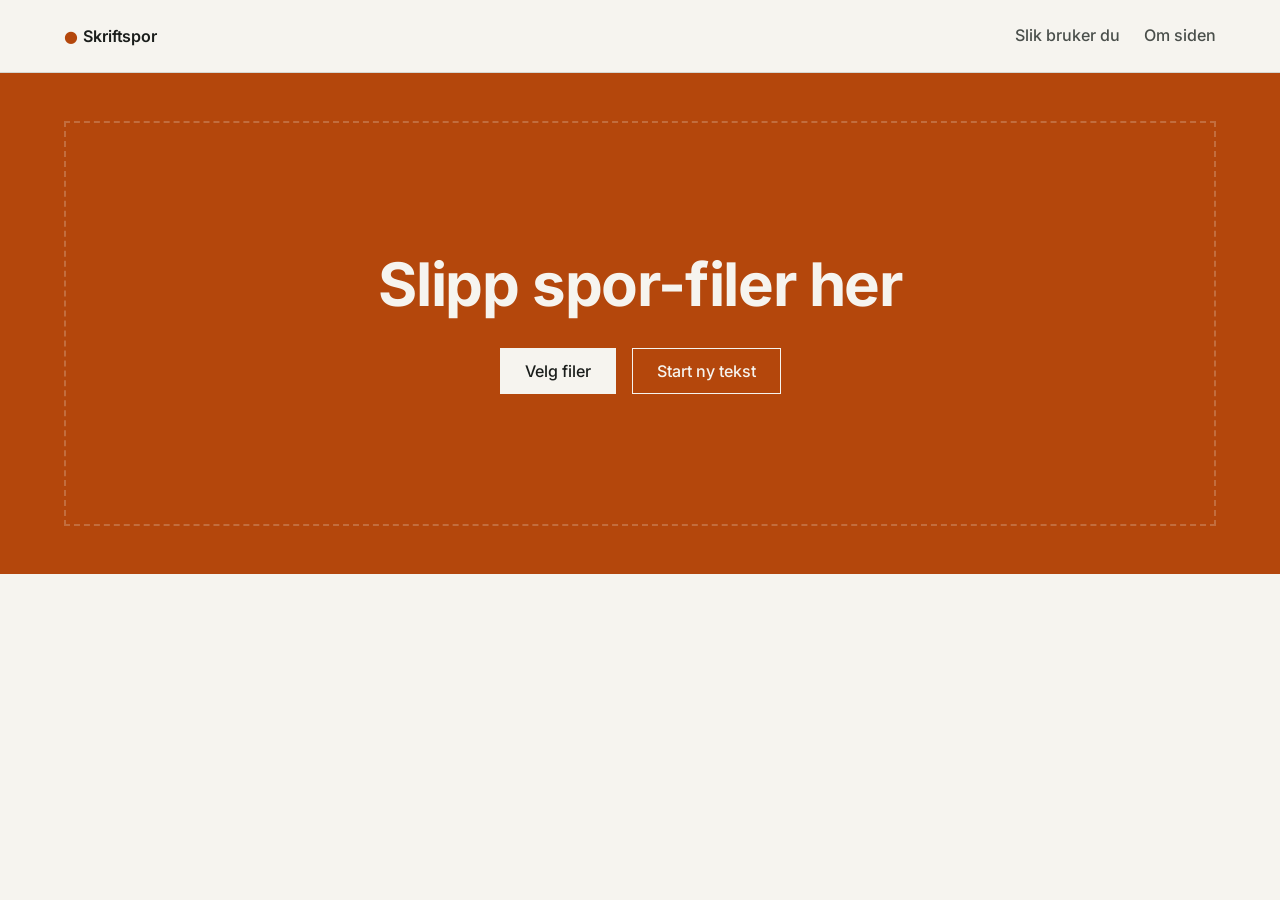
<file: index.html>
<!DOCTYPE html>
<html lang="nb">
<head>
  <meta charset="utf-8">
  <meta name="viewport" content="width=device-width, initial-scale=1">
  <title>Skriftspor</title>
  <meta name="description" content="Skriv en tekst som husker hvordan den ble til, og spill av andres spor-filer. Alt skjer i nettleseren din.">
  <meta property="og:title" content="Skriftspor">
  <meta property="og:description" content="Skriv en tekst som husker hvordan den ble til, og spill av andres spor-filer. Alt skjer i nettleseren din.">
  <meta property="og:url" content="https://skriftspor.no/">
  <meta property="og:type" content="website">

  <link rel="stylesheet" href="/css/tokens.css">
  <link rel="stylesheet" href="/css/base.css">
  <link rel="stylesheet" href="/css/components.css">
  <link rel="stylesheet" href="/css/app.css">

  <script src="/js/skriftspor.js" defer></script>
  <script src="/js/replay.js" defer></script>
  <script src="/js/extract.js" defer></script>
  <script src="/js/docx.js" defer></script>
  <script src="/js/write.js" defer></script>
  <script src="/js/inbox.js" defer></script>
  <link rel="icon" href="/favicon.svg" type="image/svg+xml">
  <link rel="icon" href="/favicon.ico" sizes="any">
  <link rel="apple-touch-icon" href="/apple-touch-icon.png">
</head>
<body data-view="start">

  <!--
    THE TOOL IS THIS ONE PAGE. The bar holds the wordmark and a two-item
    menu (Vidar, 2026-10-19): /slik-bruker-du/ and /om/. Everything the
    tool does is a view on this page, switched by js/inbox.js: start,
    write, overview, detail.
    Text is kept to a minimum on purpose; what was removed is listed in the
    project note (work/Projects/Skriftspor.md), not here.
  -->
  <header class="siteheader">
    <div class="siteheader__inner">
      <a class="wordmark" href="/" id="home"><span class="wordmark__mark" aria-hidden="true">&#9679;</span>Skriftspor</a>
      <nav class="sitenav" aria-label="Hovedmeny">
        <a href="/slik-bruker-du/">Slik bruker du</a>
        <a href="/om/">Om siden</a>
      </nav>
    </div>
  </header>

  <main>

    <!-- ===== START: drop zone + start writing ===== -->
    <section class="dropband" id="dropband">
      <div class="dropband__inner">
        <div class="dropband__zone" id="dropzone">
          <p class="dropband__title">Slipp spor-filer her</p>
          <div class="btn-row dropband__actions">
            <button type="button" class="btn btn--primary" id="pick-files">Velg filer</button>
            <button type="button" class="btn btn--ghost" id="start-new">Start ny tekst</button>
            <button type="button" class="btn btn--ghost" id="continue-local" hidden>Fortsett teksten din</button>
          </div>
        </div>
        <input type="file" id="file-input" accept=".spor,.json,application/json" multiple hidden>
      </div>
    </section>

    <p class="inbox__error" id="inbox-error" role="alert" hidden></p>

    <!-- ===== WRITE ===== -->
    <div id="write" hidden>
      <section class="band band--alt writebar">
        <div class="band__inner writebar__inner">
          <div class="writebar__title">
            <label for="write-title" class="visually-hidden">Tittel</label>
            <input id="write-title" class="writebar__titleinput" type="text" placeholder="Tittel" autocomplete="off" maxlength="120">
            <label for="write-author" class="visually-hidden">Navn</label>
            <input id="write-author" class="writebar__authorinput" type="text" placeholder="Navn" autocomplete="name" maxlength="80">
            <p id="write-status" class="writebar__status" role="status"></p>
          </div>
          <div class="btn-row writebar__actions">
            <button type="button" id="btn-download" class="btn btn--primary">Last ned spor-fil</button>
            <button type="button" id="btn-docx" class="btn btn--ghost">Last ned .docx</button>
            <button type="button" id="btn-copy" class="btn btn--ghost">Kopier</button>
            <button type="button" id="btn-play" class="btn btn--ghost">Spill av</button>
            <button type="button" id="btn-resume" class="btn btn--quiet">Åpne spor-fil</button>
            <button type="button" id="btn-new" class="btn btn--quiet">Ny tekst</button>
            <input type="file" id="resume-file" accept=".spor,.json,application/json" hidden>
          </div>
        </div>
      </section>

      <section class="band writearea">
        <div class="band__inner writearea__inner">
          <div class="formatbar" role="toolbar" aria-label="Formatering">
            <button type="button" class="formatbar__btn formatbar__btn--h" data-format="h1" title="Overskrift 1" aria-label="Overskrift 1" aria-pressed="false">H1</button>
            <button type="button" class="formatbar__btn formatbar__btn--h" data-format="h2" title="Overskrift 2" aria-label="Overskrift 2" aria-pressed="false">H2</button>
            <button type="button" class="formatbar__btn formatbar__btn--h" data-format="h3" title="Overskrift 3" aria-label="Overskrift 3" aria-pressed="false">H3</button>
            <button type="button" class="formatbar__btn" data-format="bold" title="Fet (Ctrl+B)" aria-label="Fet" aria-pressed="false"><b>B</b></button>
            <button type="button" class="formatbar__btn" data-format="italic" title="Kursiv (Ctrl+I)" aria-label="Kursiv" aria-pressed="false"><i>I</i></button>
            <button type="button" class="formatbar__btn" data-format="underline" title="Understreket (Ctrl+U)" aria-label="Understreket" aria-pressed="false"><u>U</u></button>
          </div>
          <div class="sheet">
            <nav class="toc" id="toc" aria-label="Innhold"></nav>
            <div id="write-input" class="sheet__input" role="textbox" aria-multiline="true" aria-label="Teksten din" spellcheck="true" lang="nb"></div>
          </div>
          <div class="sheet__foot">
            <p id="write-stats" class="sheet__stats"></p>
            <p class="sheet__legend"><span class="legend-pasted">innlimt</span></p>
          </div>
        </div>
      </section>
    </div>

    <!-- ===== OVERVIEW: several files ===== -->
    <section class="band" id="overview" hidden>
      <div class="band__inner">
        <div class="overview__head">
          <h1 class="overview__title" id="overview-title">Innleveringer</h1>
          <div class="btn-row">
            <button type="button" class="btn btn--ghost" id="add-files">Legg til</button>
            <button type="button" class="btn btn--quiet" id="clear-files">Tøm</button>
          </div>
        </div>
        <div class="tablewrap">
          <table class="overview" id="overview-table">
            <thead></thead>
            <tbody></tbody>
          </table>
        </div>
      </div>
    </section>

    <!-- ===== DETAIL: one submission ===== -->
    <div id="detail" hidden>
      <section class="band detail__top">
        <div class="band__inner">
          <button type="button" class="btn btn--quiet detail__back" id="back" hidden>&larr; Oversikt</button>
          <p class="eyebrow" id="detail-file"></p>
          <div class="detail__head">
            <h1 class="detail__title" id="detail-title"></h1>
            <button type="button" class="btn btn--ghost" id="detail-resume">Skriv videre i denne</button>
          </div>
          <div id="player"></div>
          <p class="sheet__legend player__legend"><span class="legend-pasted">innlimt</span> <span class="legend-fresh">nettopp skrevet</span> <del>nettopp slettet</del></p>
        </div>
      </section>

      <section class="band band--alt">
        <div class="band__inner">
          <dl class="facts" id="detail-facts"></dl>
          <div class="share" id="detail-share"></div>
        </div>
      </section>

      <section class="band">
        <div class="band__inner">
          <div id="compare-empty">
            <div class="btn-row">
              <button type="button" class="btn btn--ghost" id="pick-doc">Sammenlign med innlevert tekst</button>
            </div>
            <details class="drop__paste">
              <summary>Lim inn teksten</summary>
              <label for="paste-doc" class="visually-hidden">Innlevert tekst</label>
              <textarea id="paste-doc" rows="6"></textarea>
              <button type="button" class="btn btn--ghost" id="paste-compare">Sammenlign</button>
            </details>
            <input type="file" id="file-doc" accept=".docx,.odt,.pdf,.txt,.md,text/plain,application/pdf,application/vnd.openxmlformats-officedocument.wordprocessingml.document" hidden>
          </div>
          <div id="compare-result" hidden>
            <h2 id="cmp-head"></h2>
            <div class="share" id="cmp-share"></div>
            <p class="cmp__legend">
              <span class="legend-typed">skrevet</span>
              <span class="legend-pasted">innlimt</span>
              <span class="legend-missing">ikke i spor-fila</span>
            </p>
            <div class="cmp__text" id="cmp-text"></div>
          </div>
        </div>
      </section>

      <section class="band band--alt">
        <div class="band__inner">
          <ul class="checks" id="detail-checks"></ul>
          <div class="btn-row">
            <button type="button" class="btn btn--quiet" id="drand-confirm" hidden>Bekreft tidsstempler hos drand</button>
          </div>
          <p class="note-small" id="drand-result"></p>
        </div>
      </section>
    </div>

  </main>

  <!-- Asked when a new text is started. Both can be changed later in the bar. -->
  <dialog class="meta" id="meta">
    <form method="dialog" class="meta__form">
      <h2 class="meta__title">Ny tekst</h2>
      <label class="meta__field">Navn<input id="meta-author" type="text" autocomplete="name" maxlength="80" required></label>
      <label class="meta__field">Tittel<input id="meta-title" type="text" autocomplete="off" maxlength="120" required></label>
      <div class="btn-row">
        <button type="submit" class="btn btn--primary" value="ok">Start</button>
        <button type="submit" class="btn btn--quiet" value="cancel" formnovalidate>Avbryt</button>
      </div>
    </form>
  </dialog>

  <div class="toast" id="toast" role="status" aria-live="polite" hidden></div>
  <div class="dragcover" id="dragcover" aria-hidden="true" hidden><p>Slipp filene</p></div>

</body>
</html>
</file>
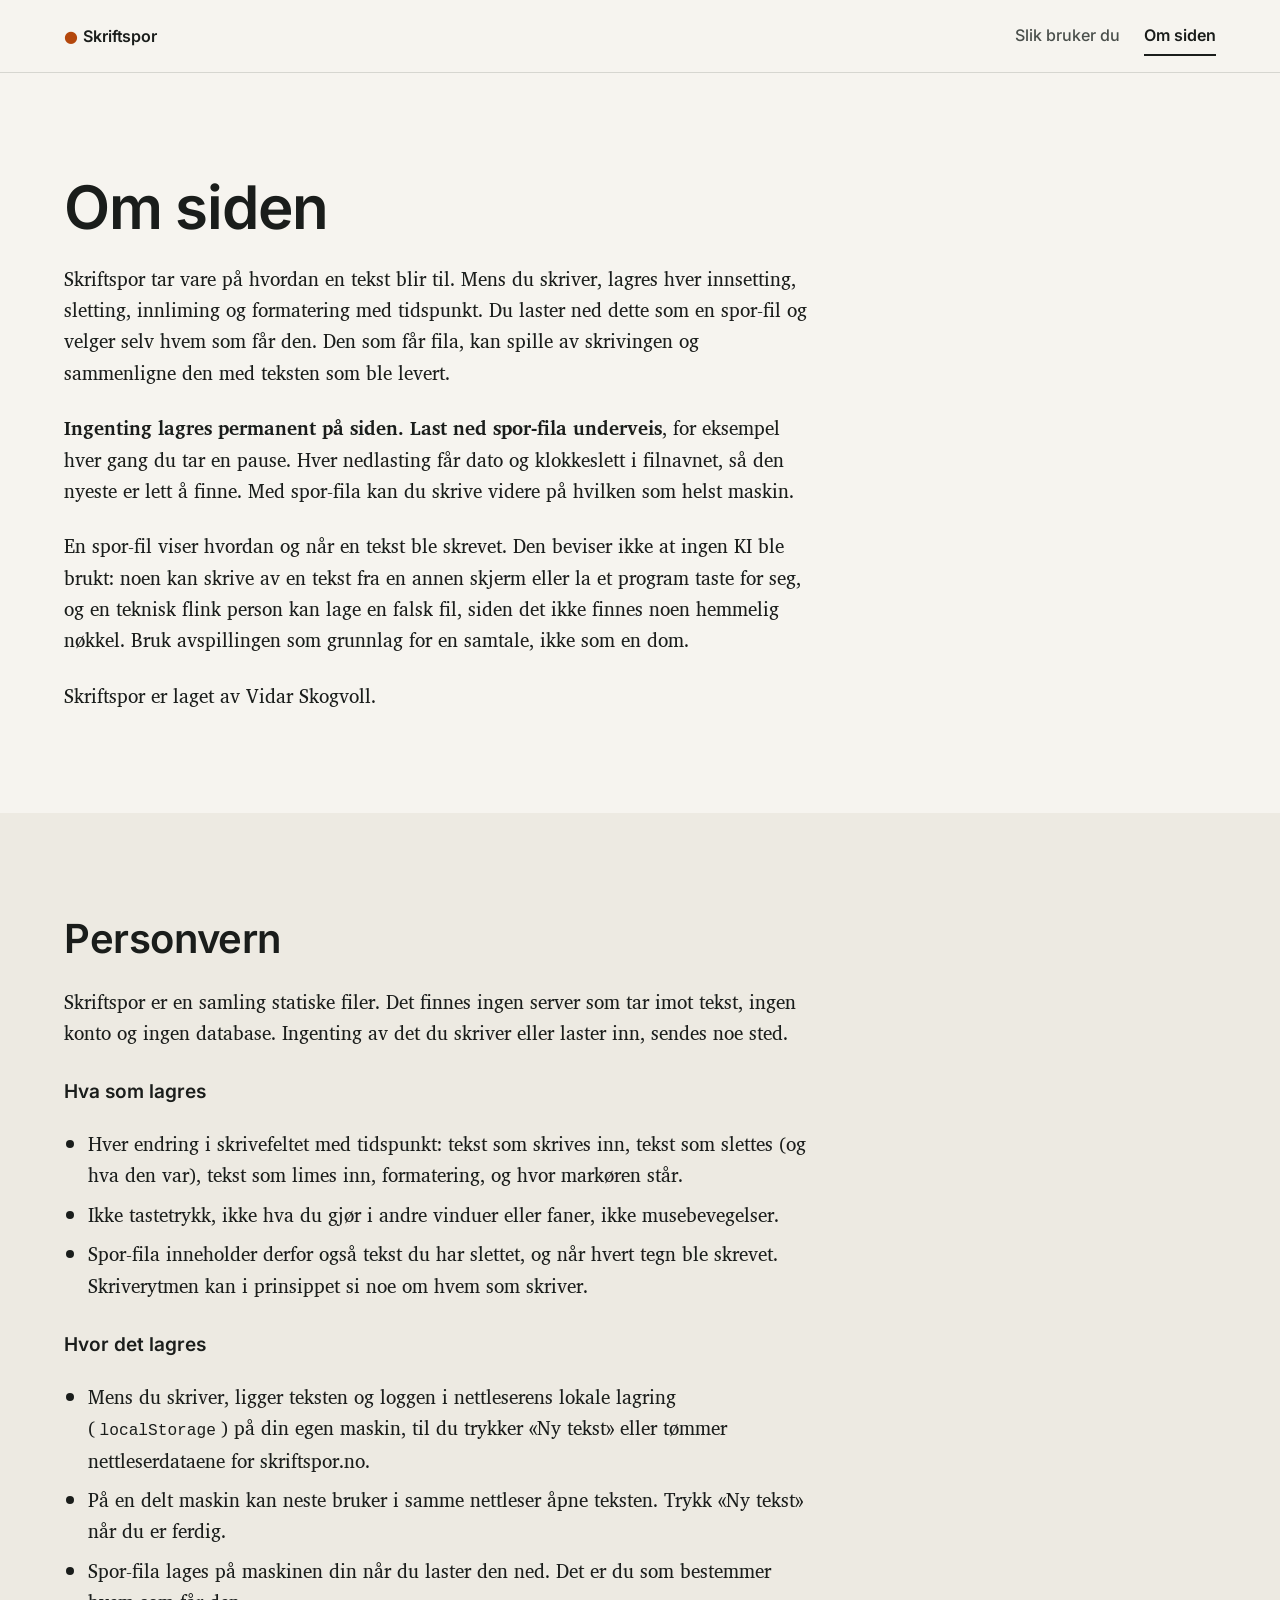
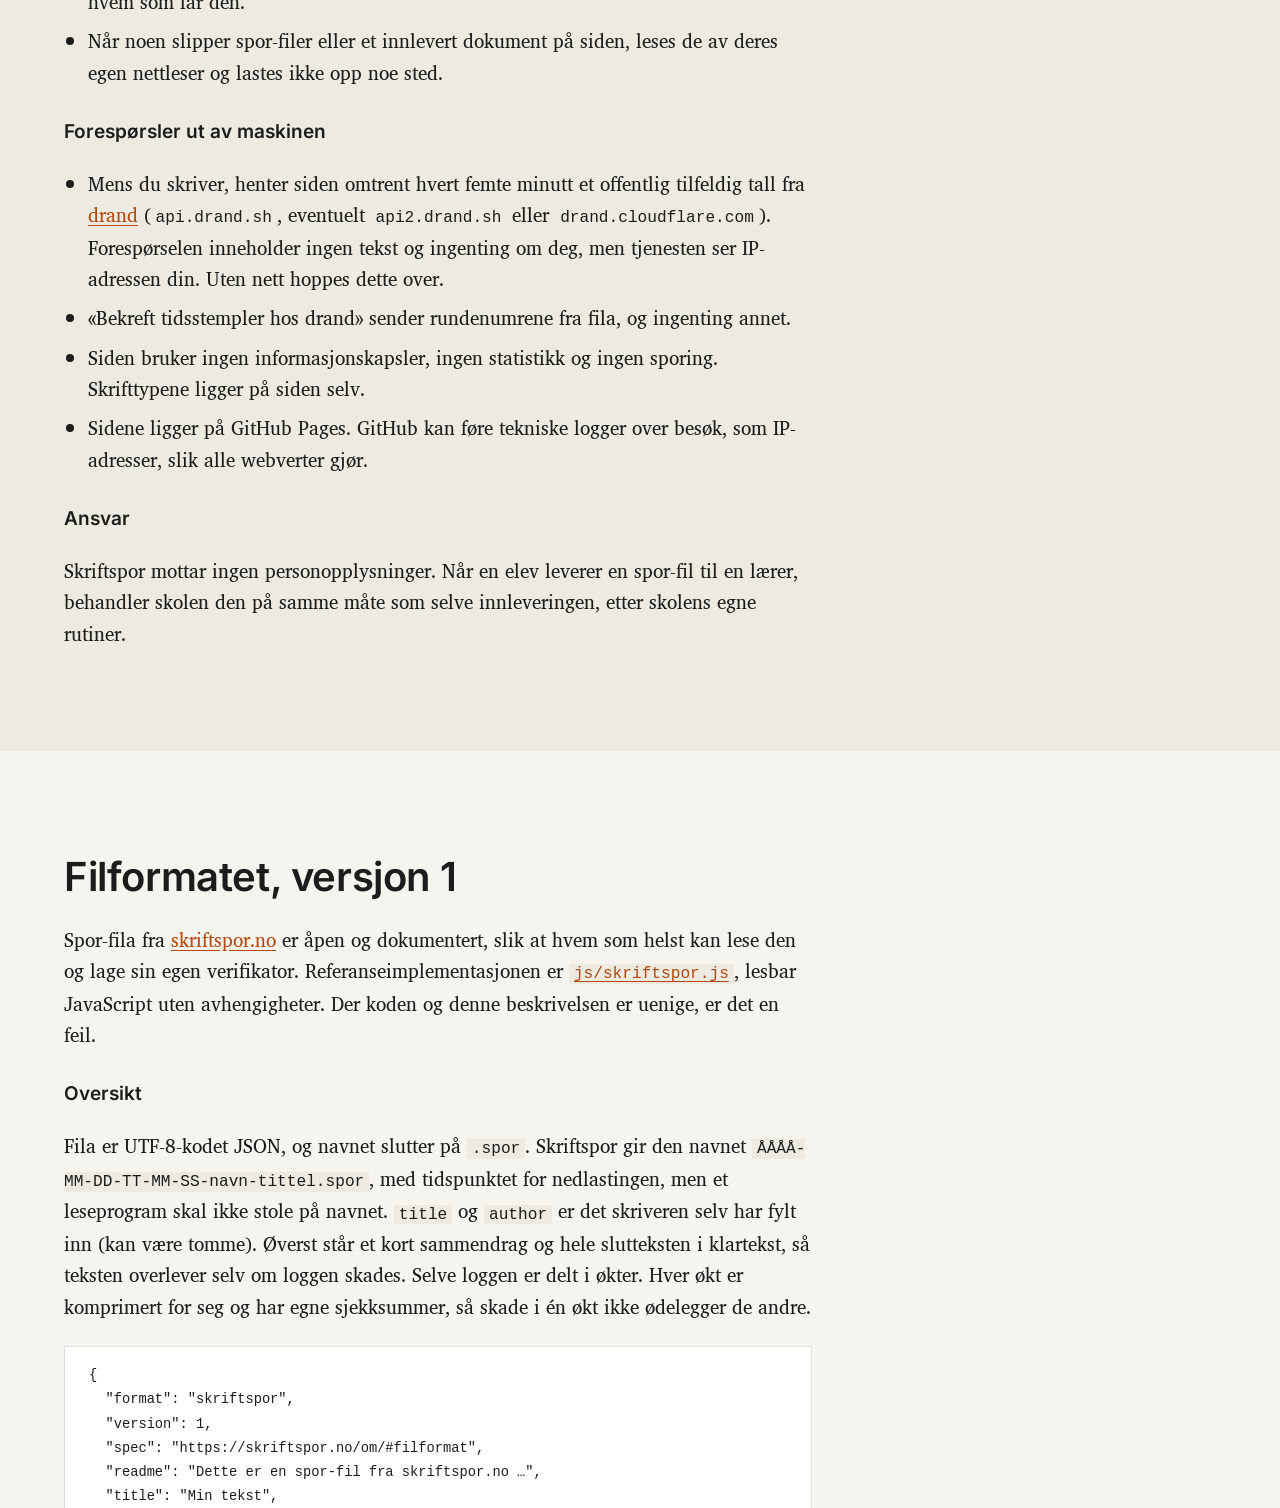
<file: format/index.html>
<!DOCTYPE html>
<html lang="nb">
<head>
  <meta charset="utf-8">
  <title>Skriftspor</title>
  <!-- The format is described at /om/#filformat since 2026-10-19. -->
  <meta http-equiv="refresh" content="0; url=/om/#filformat">
  <link rel="canonical" href="https://skriftspor.no/om/#filformat">
</head>
<body><p><a href="/om/#filformat">Filformatet</a></p></body>
</html>
</file>
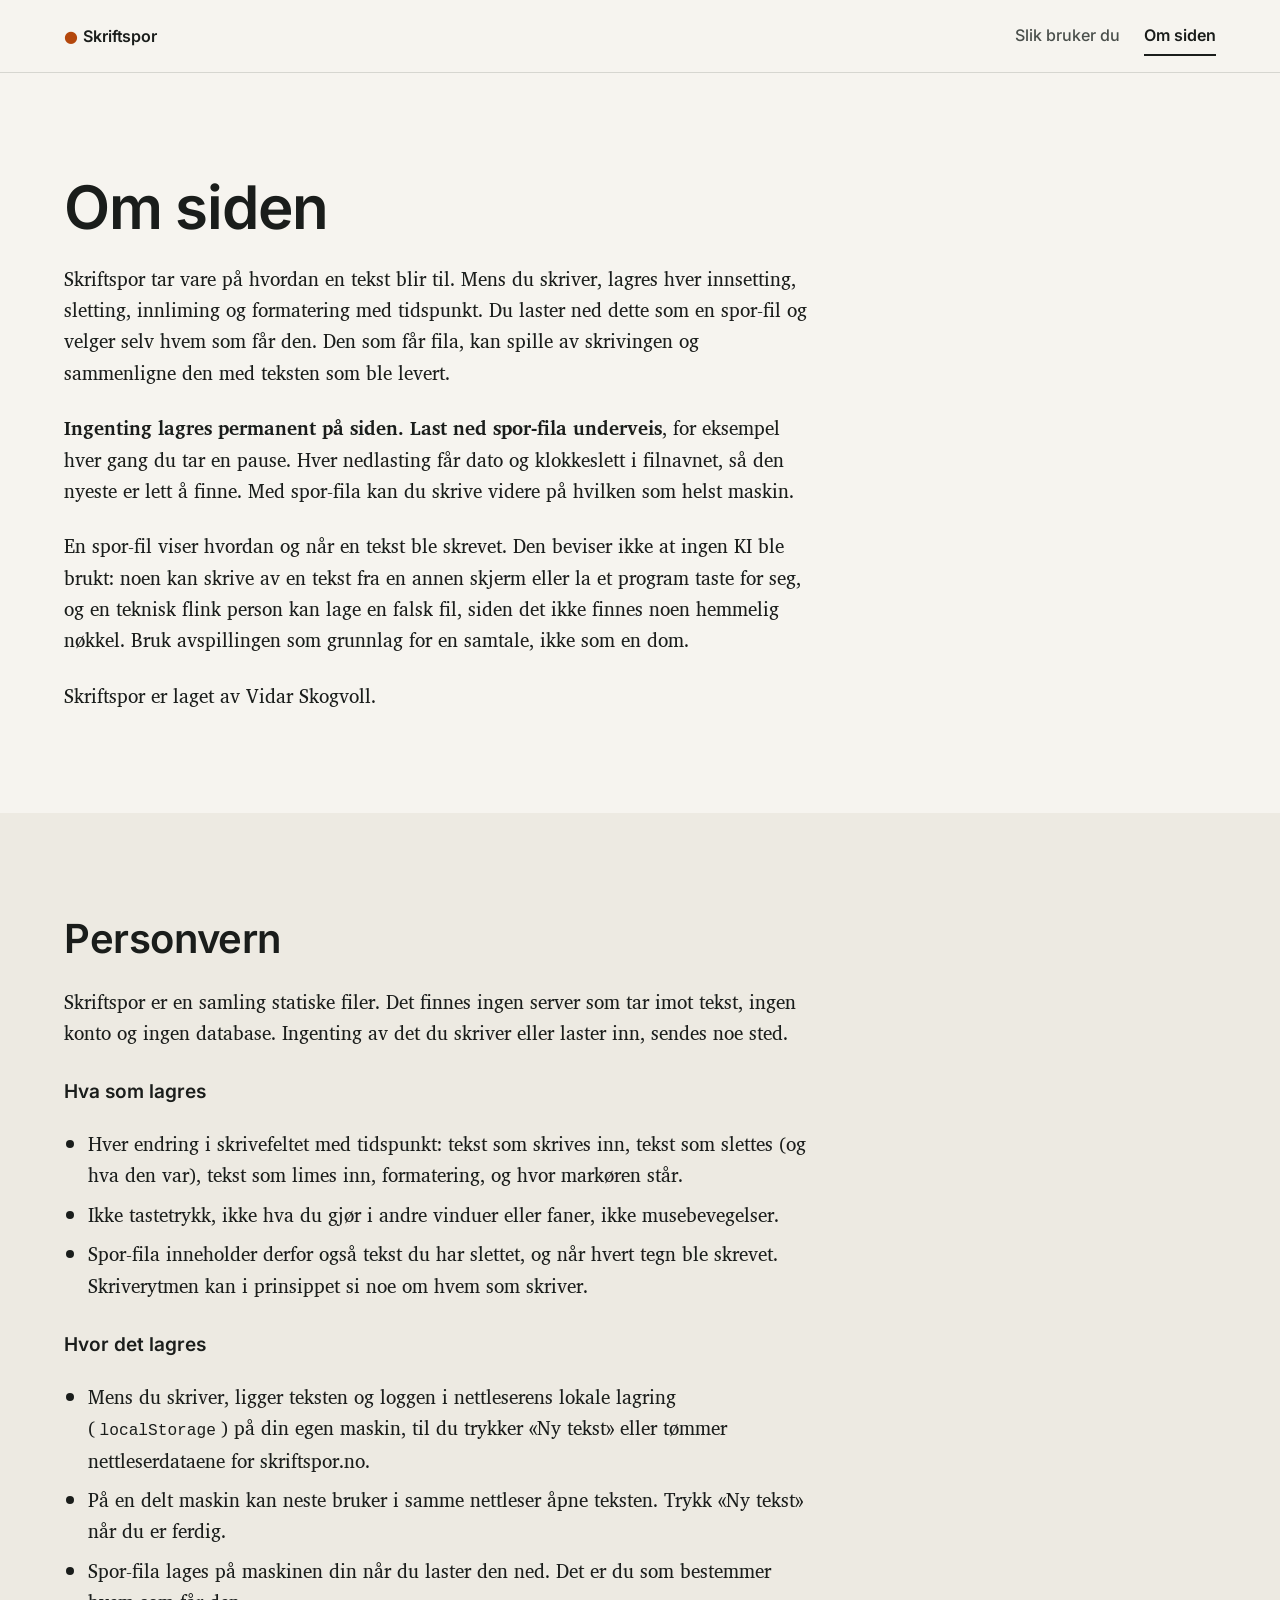
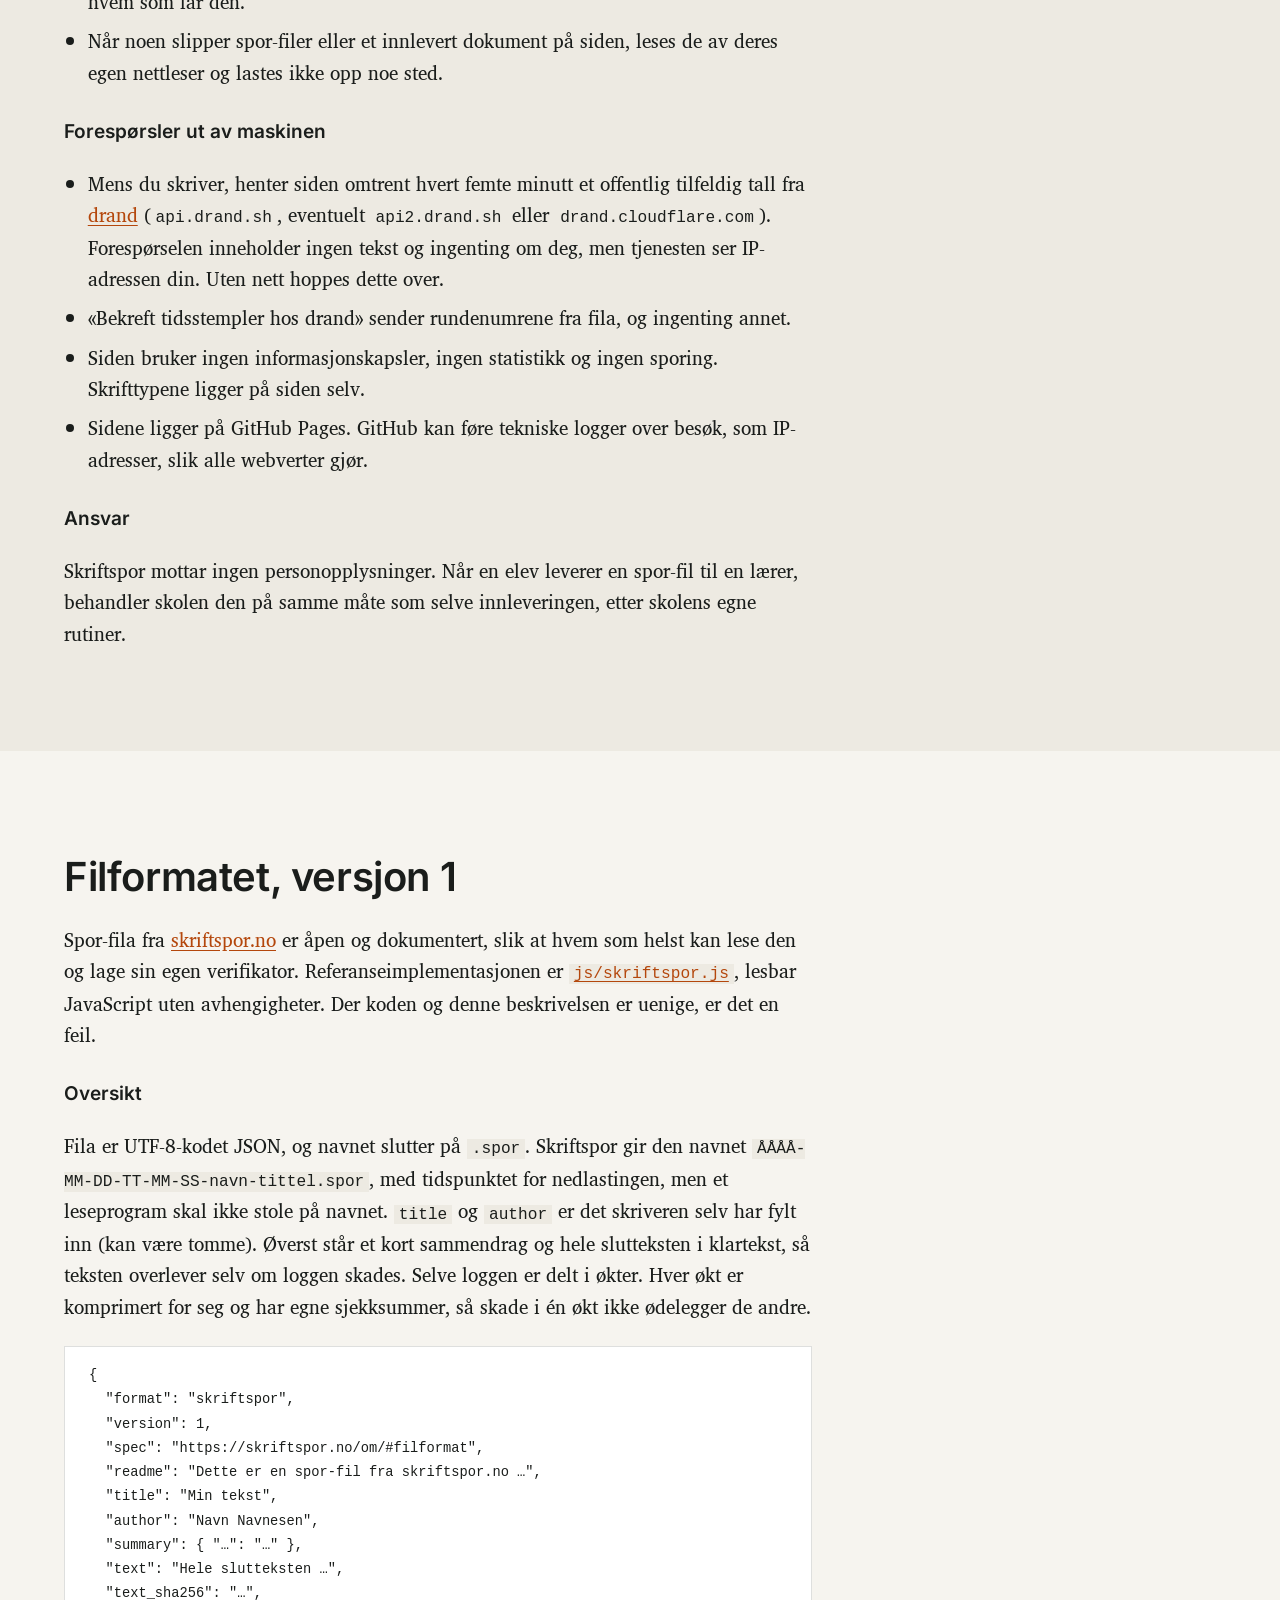
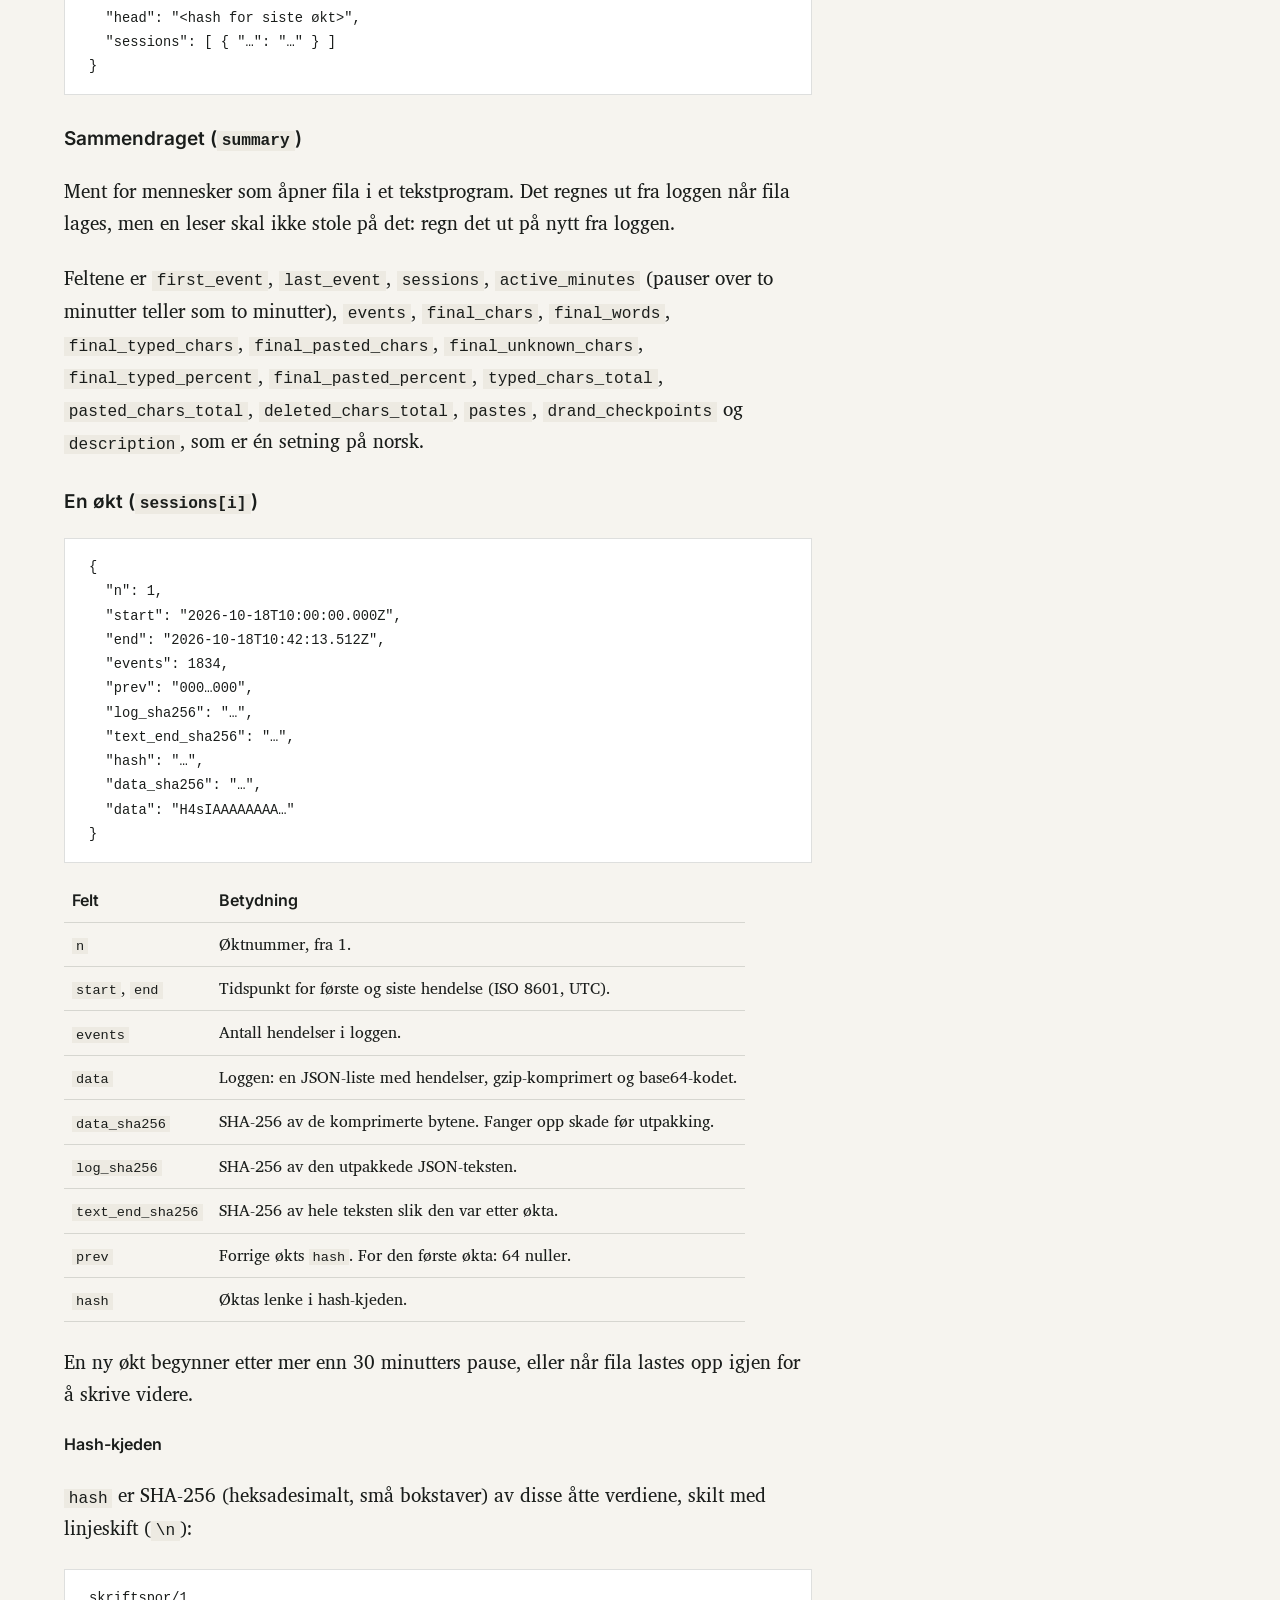
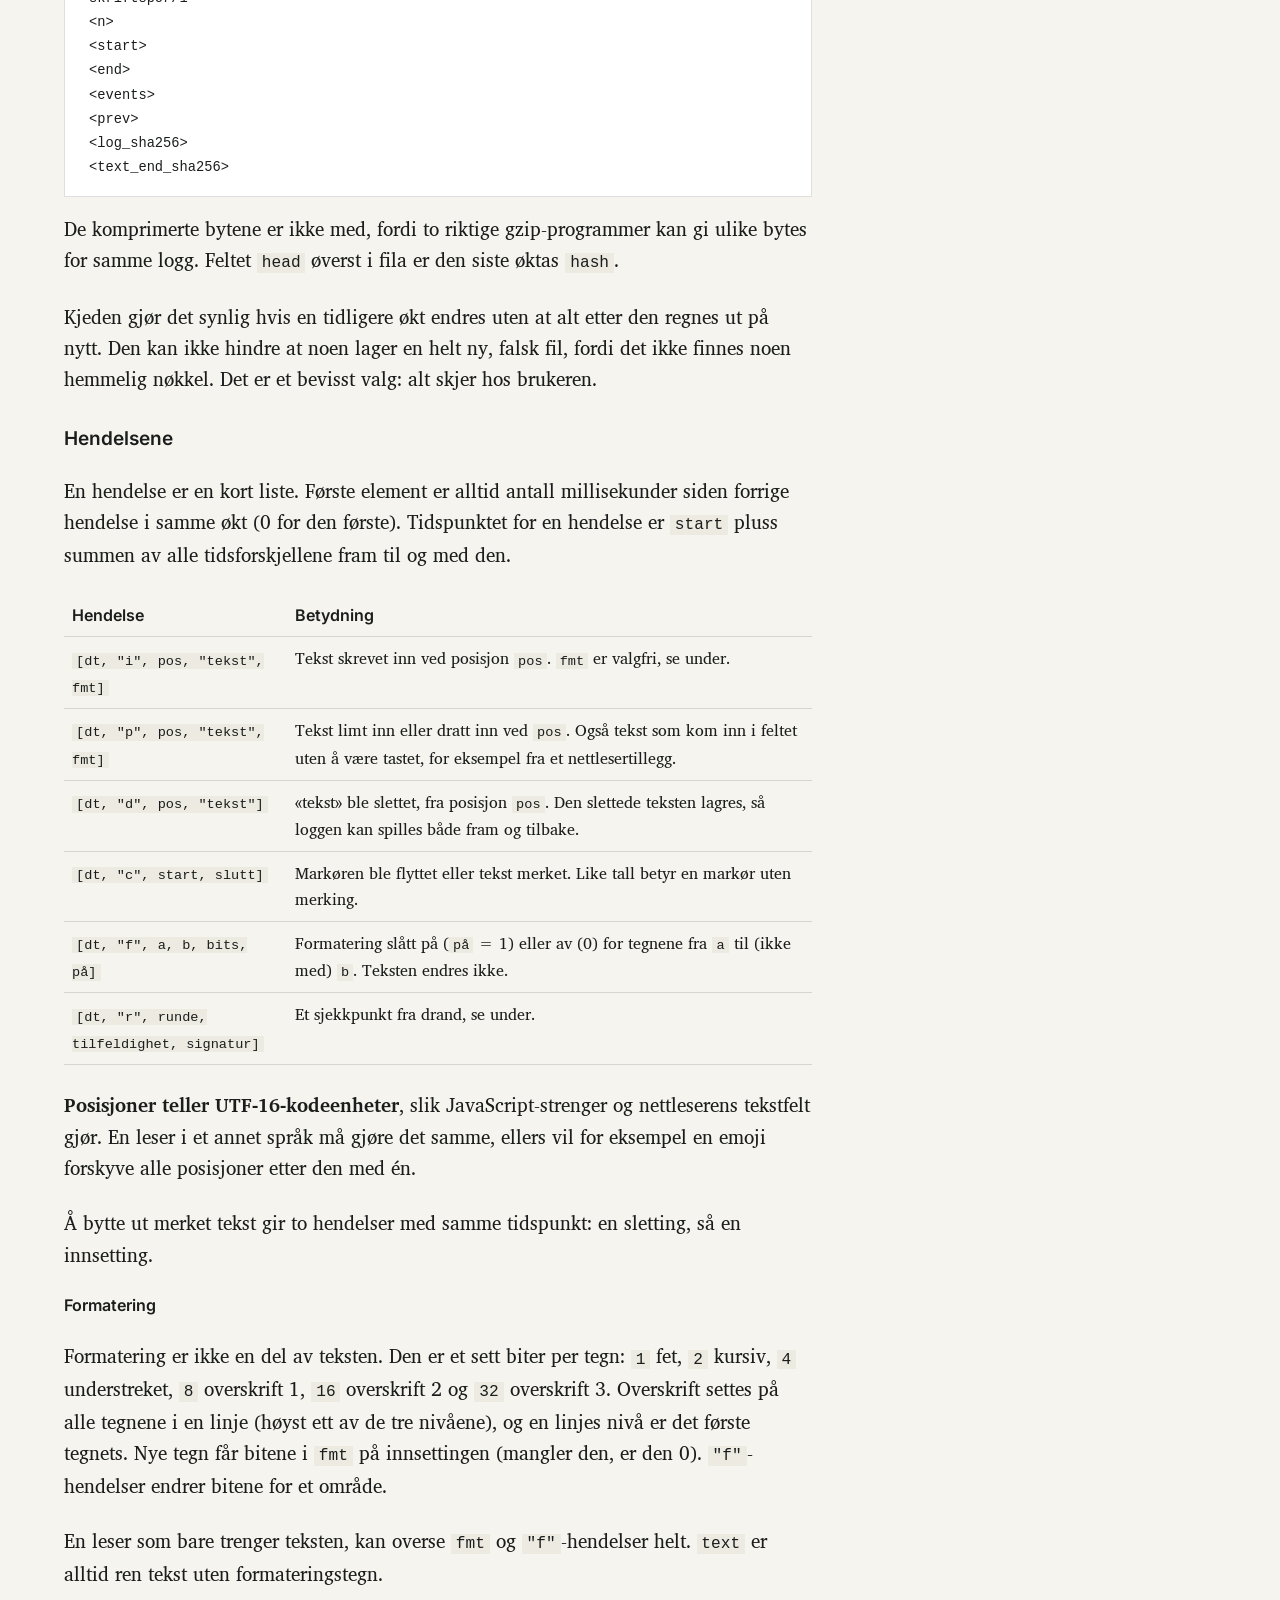
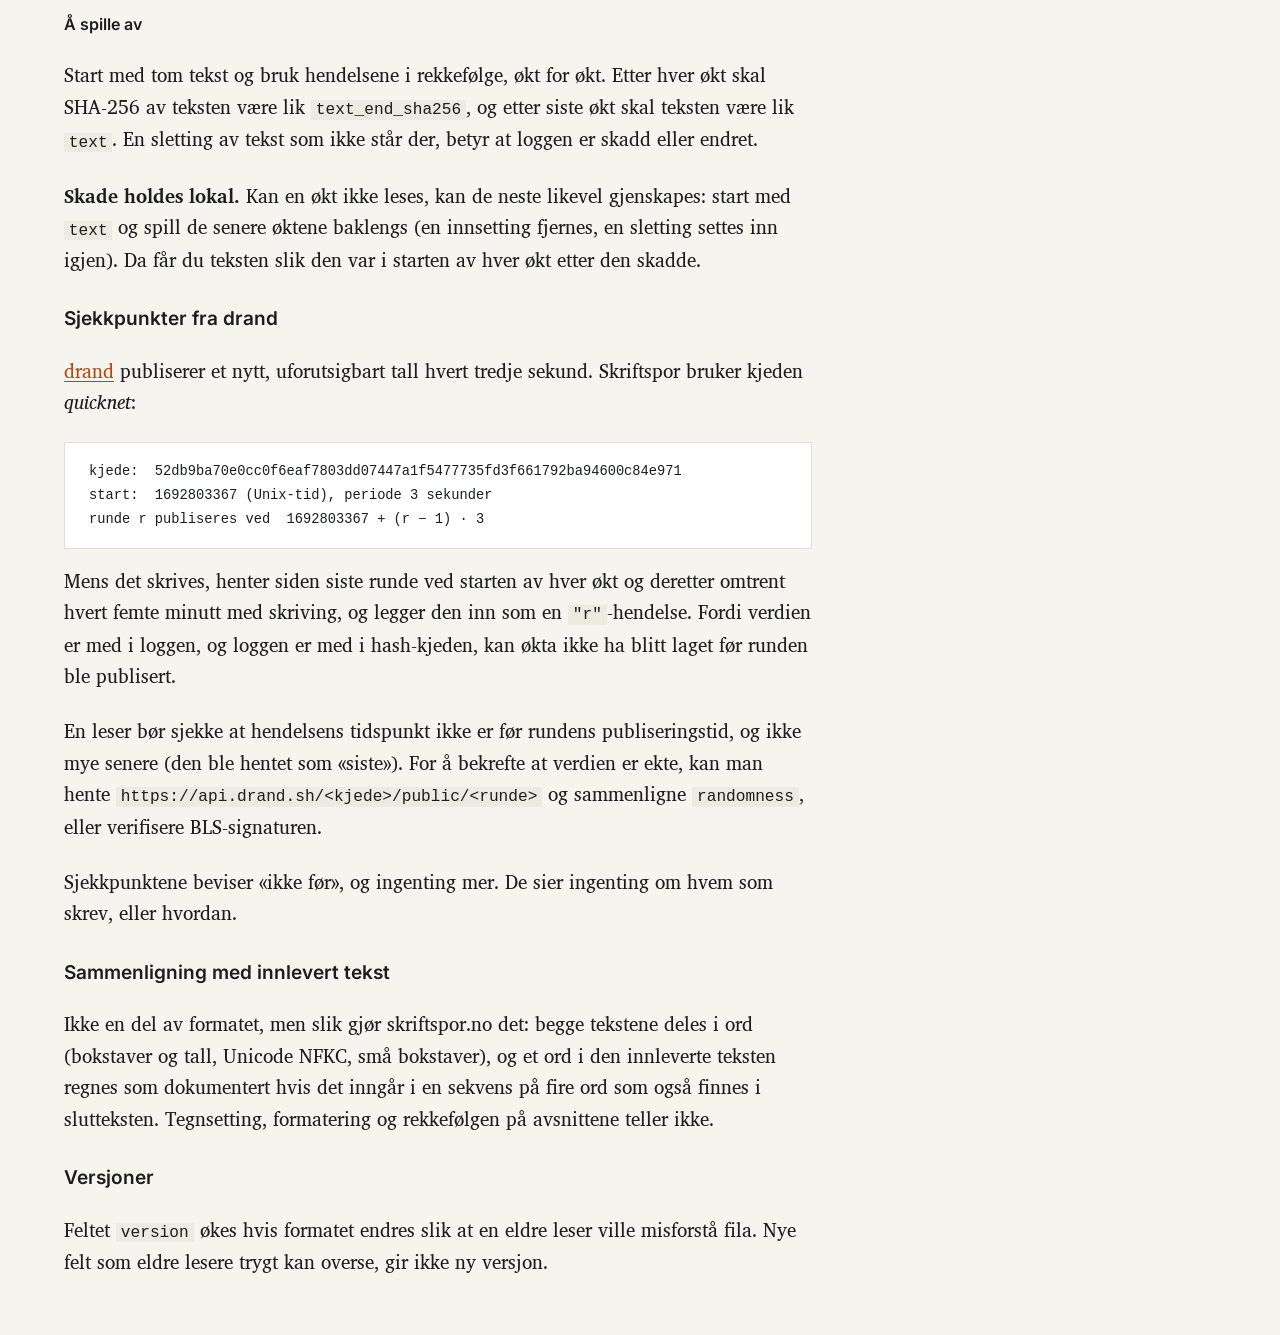
<file: om/index.html>
<!DOCTYPE html>
<html lang="nb">
<head>
  <meta charset="utf-8">
  <meta name="viewport" content="width=device-width, initial-scale=1">
  <title>Om siden — Skriftspor</title>
  <meta name="description" content="Hvordan Skriftspor virker, hvordan data behandles, og spor-filformatet.">

  <link rel="stylesheet" href="/css/tokens.css">
  <link rel="stylesheet" href="/css/base.css">
  <link rel="stylesheet" href="/css/components.css">
  <link rel="stylesheet" href="/css/app.css">
  <link rel="icon" href="/favicon.svg" type="image/svg+xml">
  <link rel="icon" href="/favicon.ico" sizes="any">
  <link rel="apple-touch-icon" href="/apple-touch-icon.png">
</head>
<body>

  <!-- Same bar as index.html. Change all three together. -->
  <header class="siteheader">
    <div class="siteheader__inner">
      <a class="wordmark" href="/"><span class="wordmark__mark" aria-hidden="true">&#9679;</span>Skriftspor</a>
      <nav class="sitenav" aria-label="Hovedmeny"><a href="/slik-bruker-du/">Slik bruker du</a><a href="/om/" class="is-current" aria-current="page">Om siden</a></nav>
    </div>
  </header>

  <main>
    <section class="band">
      <div class="band__inner">
        <h1>Om siden</h1>
        <div class="prose">
          <p>Skriftspor tar vare på hvordan en tekst blir til. Mens du skriver, lagres hver innsetting, sletting, innliming og formatering med tidspunkt. Du laster ned dette som en spor-fil og velger selv hvem som får den. Den som får fila, kan spille av skrivingen og sammenligne den med teksten som ble levert.</p>
          <p><strong>Ingenting lagres permanent på siden. Last ned spor-fila underveis</strong>, for eksempel hver gang du tar en pause. Hver nedlasting får dato og klokkeslett i filnavnet, så den nyeste er lett å finne. Med spor-fila kan du skrive videre på hvilken som helst maskin.</p>
          <p>En spor-fil viser hvordan og når en tekst ble skrevet. Den beviser ikke at ingen KI ble brukt: noen kan skrive av en tekst fra en annen skjerm eller la et program taste for seg, og en teknisk flink person kan lage en falsk fil, siden det ikke finnes noen hemmelig nøkkel. Bruk avspillingen som grunnlag for en samtale, ikke som en dom.</p>
          <p>Skriftspor er laget av Vidar Skogvoll.</p>
        </div>
      </div>
    </section>

    <section class="band band--alt" id="personvern">
      <div class="band__inner">
        <h2>Personvern</h2>
        <div class="prose">
          <p>Skriftspor er en samling statiske filer. Det finnes ingen server som tar imot tekst, ingen konto og ingen database. Ingenting av det du skriver eller laster inn, sendes noe sted.</p>

          <h3>Hva som lagres</h3>
          <ul>
            <li>Hver endring i skrivefeltet med tidspunkt: tekst som skrives inn, tekst som slettes (og hva den var), tekst som limes inn, formatering, og hvor markøren står.</li>
            <li>Ikke tastetrykk, ikke hva du gjør i andre vinduer eller faner, ikke musebevegelser.</li>
            <li>Spor-fila inneholder derfor også tekst du har slettet, og når hvert tegn ble skrevet. Skriverytmen kan i prinsippet si noe om hvem som skriver.</li>
          </ul>

          <h3>Hvor det lagres</h3>
          <ul>
            <li>Mens du skriver, ligger teksten og loggen i nettleserens lokale lagring (<code>localStorage</code>) på din egen maskin, til du trykker «Ny tekst» eller tømmer nettleserdataene for skriftspor.no.</li>
            <li>På en delt maskin kan neste bruker i samme nettleser åpne teksten. Trykk «Ny tekst» når du er ferdig.</li>
            <li>Spor-fila lages på maskinen din når du laster den ned. Det er du som bestemmer hvem som får den.</li>
            <li>Når noen slipper spor-filer eller et innlevert dokument på siden, leses de av deres egen nettleser og lastes ikke opp noe sted.</li>
          </ul>

          <h3>Forespørsler ut av maskinen</h3>
          <ul>
            <li>Mens du skriver, henter siden omtrent hvert femte minutt et offentlig tilfeldig tall fra <a href="https://drand.love">drand</a> (<code>api.drand.sh</code>, eventuelt <code>api2.drand.sh</code> eller <code>drand.cloudflare.com</code>). Forespørselen inneholder ingen tekst og ingenting om deg, men tjenesten ser IP-adressen din. Uten nett hoppes dette over.</li>
            <li>«Bekreft tidsstempler hos drand» sender rundenumrene fra fila, og ingenting annet.</li>
            <li>Siden bruker ingen informasjonskapsler, ingen statistikk og ingen sporing. Skrifttypene ligger på siden selv.</li>
            <li>Sidene ligger på GitHub Pages. GitHub kan føre tekniske logger over besøk, som IP-adresser, slik alle webverter gjør.</li>
          </ul>

          <h3>Ansvar</h3>
          <p>Skriftspor mottar ingen personopplysninger. Når en elev leverer en spor-fil til en lærer, behandler skolen den på samme måte som selve innleveringen, etter skolens egne rutiner.</p>
        </div>
      </div>
    </section>

    <section class="band" id="filformat">
      <div class="band__inner">
        <h2>Filformatet, versjon 1</h2>
        <div class="prose">
<!-- Generert fra FORMAT.md 2026-10-19. Endres FORMAT.md, endres denne også. -->
<p>Spor-fila fra <a href="https://skriftspor.no">skriftspor.no</a> er åpen og dokumentert, slik at hvem som helst kan lese den og lage sin egen verifikator. Referanseimplementasjonen er <a href="/js/skriftspor.js"><code>js/skriftspor.js</code></a>, lesbar JavaScript uten avhengigheter. Der koden og denne beskrivelsen er uenige, er det en feil.</p>
<h3>Oversikt</h3>
<p>Fila er UTF-8-kodet JSON, og navnet slutter på <code>.spor</code>. Skriftspor gir den navnet <code>ÅÅÅÅ-MM-DD-TT-MM-SS-navn-tittel.spor</code>, med tidspunktet for nedlastingen, men et leseprogram skal ikke stole på navnet. <code>title</code> og <code>author</code> er det skriveren selv har fylt inn (kan være tomme). Øverst står et kort sammendrag og hele slutteksten i klartekst, så teksten overlever selv om loggen skades. Selve loggen er delt i økter. Hver økt er komprimert for seg og har egne sjekksummer, så skade i én økt ikke ødelegger de andre.</p>
<pre><code class="language-json">{
  &quot;format&quot;: &quot;skriftspor&quot;,
  &quot;version&quot;: 1,
  &quot;spec&quot;: &quot;https://skriftspor.no/om/#filformat&quot;,
  &quot;readme&quot;: &quot;Dette er en spor-fil fra skriftspor.no …&quot;,
  &quot;title&quot;: &quot;Min tekst&quot;,
  &quot;author&quot;: &quot;Navn Navnesen&quot;,
  &quot;summary&quot;: { &quot;…&quot;: &quot;…&quot; },
  &quot;text&quot;: &quot;Hele slutteksten …&quot;,
  &quot;text_sha256&quot;: &quot;…&quot;,
  &quot;head&quot;: &quot;&lt;hash for siste økt&gt;&quot;,
  &quot;sessions&quot;: [ { &quot;…&quot;: &quot;…&quot; } ]
}
</code></pre>
<h3>Sammendraget (<code>summary</code>)</h3>
<p>Ment for mennesker som åpner fila i et tekstprogram. Det regnes ut fra loggen når fila lages, men en leser skal ikke stole på det: regn det ut på nytt fra loggen.</p>
<p>Feltene er <code>first_event</code>, <code>last_event</code>, <code>sessions</code>, <code>active_minutes</code> (pauser over to minutter teller som to minutter), <code>events</code>, <code>final_chars</code>, <code>final_words</code>, <code>final_typed_chars</code>, <code>final_pasted_chars</code>, <code>final_unknown_chars</code>, <code>final_typed_percent</code>, <code>final_pasted_percent</code>, <code>typed_chars_total</code>, <code>pasted_chars_total</code>, <code>deleted_chars_total</code>, <code>pastes</code>, <code>drand_checkpoints</code> og <code>description</code>, som er én setning på norsk.</p>
<h3>En økt (<code>sessions[i]</code>)</h3>
<pre><code class="language-json">{
  &quot;n&quot;: 1,
  &quot;start&quot;: &quot;2026-10-18T10:00:00.000Z&quot;,
  &quot;end&quot;: &quot;2026-10-18T10:42:13.512Z&quot;,
  &quot;events&quot;: 1834,
  &quot;prev&quot;: &quot;000…000&quot;,
  &quot;log_sha256&quot;: &quot;…&quot;,
  &quot;text_end_sha256&quot;: &quot;…&quot;,
  &quot;hash&quot;: &quot;…&quot;,
  &quot;data_sha256&quot;: &quot;…&quot;,
  &quot;data&quot;: &quot;H4sIAAAAAAAA…&quot;
}
</code></pre>
<table>
<thead>
<tr>
<th>Felt</th>
<th>Betydning</th>
</tr>
</thead>
<tbody>
<tr>
<td><code>n</code></td>
<td>Øktnummer, fra 1.</td>
</tr>
<tr>
<td><code>start</code>, <code>end</code></td>
<td>Tidspunkt for første og siste hendelse (ISO 8601, UTC).</td>
</tr>
<tr>
<td><code>events</code></td>
<td>Antall hendelser i loggen.</td>
</tr>
<tr>
<td><code>data</code></td>
<td>Loggen: en JSON-liste med hendelser, gzip-komprimert og base64-kodet.</td>
</tr>
<tr>
<td><code>data_sha256</code></td>
<td>SHA-256 av de komprimerte bytene. Fanger opp skade før utpakking.</td>
</tr>
<tr>
<td><code>log_sha256</code></td>
<td>SHA-256 av den utpakkede JSON-teksten.</td>
</tr>
<tr>
<td><code>text_end_sha256</code></td>
<td>SHA-256 av hele teksten slik den var etter økta.</td>
</tr>
<tr>
<td><code>prev</code></td>
<td>Forrige økts <code>hash</code>. For den første økta: 64 nuller.</td>
</tr>
<tr>
<td><code>hash</code></td>
<td>Øktas lenke i hash-kjeden.</td>
</tr>
</tbody>
</table>
<p>En ny økt begynner etter mer enn 30 minutters pause, eller når fila lastes opp igjen for å skrive videre.</p>
<h4>Hash-kjeden</h4>
<p><code>hash</code> er SHA-256 (heksadesimalt, små bokstaver) av disse åtte verdiene, skilt med linjeskift (<code>\n</code>):</p>
<pre><code>skriftspor/1
&lt;n&gt;
&lt;start&gt;
&lt;end&gt;
&lt;events&gt;
&lt;prev&gt;
&lt;log_sha256&gt;
&lt;text_end_sha256&gt;
</code></pre>
<p>De komprimerte bytene er ikke med, fordi to riktige gzip-programmer kan gi ulike bytes for samme logg. Feltet <code>head</code> øverst i fila er den siste øktas <code>hash</code>.</p>
<p>Kjeden gjør det synlig hvis en tidligere økt endres uten at alt etter den regnes ut på nytt. Den kan ikke hindre at noen lager en helt ny, falsk fil, fordi det ikke finnes noen hemmelig nøkkel. Det er et bevisst valg: alt skjer hos brukeren.</p>
<h3>Hendelsene</h3>
<p>En hendelse er en kort liste. Første element er alltid antall millisekunder siden forrige hendelse i samme økt (0 for den første). Tidspunktet for en hendelse er <code>start</code> pluss summen av alle tidsforskjellene fram til og med den.</p>
<table>
<thead>
<tr>
<th>Hendelse</th>
<th>Betydning</th>
</tr>
</thead>
<tbody>
<tr>
<td><code>[dt, "i", pos, "tekst", fmt]</code></td>
<td>Tekst skrevet inn ved posisjon <code>pos</code>. <code>fmt</code> er valgfri, se under.</td>
</tr>
<tr>
<td><code>[dt, "p", pos, "tekst", fmt]</code></td>
<td>Tekst limt inn eller dratt inn ved <code>pos</code>. Også tekst som kom inn i feltet uten å være tastet, for eksempel fra et nettlesertillegg.</td>
</tr>
<tr>
<td><code>[dt, "d", pos, "tekst"]</code></td>
<td>«tekst» ble slettet, fra posisjon <code>pos</code>. Den slettede teksten lagres, så loggen kan spilles både fram og tilbake.</td>
</tr>
<tr>
<td><code>[dt, "c", start, slutt]</code></td>
<td>Markøren ble flyttet eller tekst merket. Like tall betyr en markør uten merking.</td>
</tr>
<tr>
<td><code>[dt, "f", a, b, bits, på]</code></td>
<td>Formatering slått på (<code>på</code> = 1) eller av (0) for tegnene fra <code>a</code> til (ikke med) <code>b</code>. Teksten endres ikke.</td>
</tr>
<tr>
<td><code>[dt, "r", runde, tilfeldighet, signatur]</code></td>
<td>Et sjekkpunkt fra drand, se under.</td>
</tr>
</tbody>
</table>
<p><strong>Posisjoner teller UTF-16-kodeenheter</strong>, slik JavaScript-strenger og nettleserens tekstfelt gjør. En leser i et annet språk må gjøre det samme, ellers vil for eksempel en emoji forskyve alle posisjoner etter den med én.</p>
<p>Å bytte ut merket tekst gir to hendelser med samme tidspunkt: en sletting, så en innsetting.</p>
<h4>Formatering</h4>
<p>Formatering er ikke en del av teksten. Den er et sett biter per tegn: <code>1</code> fet, <code>2</code> kursiv, <code>4</code> understreket, <code>8</code> overskrift 1, <code>16</code> overskrift 2 og <code>32</code> overskrift 3. Overskrift settes på alle tegnene i en linje (høyst ett av de tre nivåene), og en linjes nivå er det første tegnets. Nye tegn får bitene i <code>fmt</code> på innsettingen (mangler den, er den 0). <code>"f"</code>-hendelser endrer bitene for et område.</p>
<p>En leser som bare trenger teksten, kan overse <code>fmt</code> og <code>"f"</code>-hendelser helt. <code>text</code> er alltid ren tekst uten formateringstegn.</p>
<h4>Å spille av</h4>
<p>Start med tom tekst og bruk hendelsene i rekkefølge, økt for økt. Etter hver økt skal SHA-256 av teksten være lik <code>text_end_sha256</code>, og etter siste økt skal teksten være lik <code>text</code>. En sletting av tekst som ikke står der, betyr at loggen er skadd eller endret.</p>
<p><strong>Skade holdes lokal.</strong> Kan en økt ikke leses, kan de neste likevel gjenskapes: start med <code>text</code> og spill de senere øktene baklengs (en innsetting fjernes, en sletting settes inn igjen). Da får du teksten slik den var i starten av hver økt etter den skadde.</p>
<h3>Sjekkpunkter fra drand</h3>
<p><a href="https://drand.love">drand</a> publiserer et nytt, uforutsigbart tall hvert tredje sekund. Skriftspor bruker kjeden <em>quicknet</em>:</p>
<pre><code>kjede:  52db9ba70e0cc0f6eaf7803dd07447a1f5477735fd3f661792ba94600c84e971
start:  1692803367 (Unix-tid), periode 3 sekunder
runde r publiseres ved  1692803367 + (r − 1) · 3
</code></pre>
<p>Mens det skrives, henter siden siste runde ved starten av hver økt og deretter omtrent hvert femte minutt med skriving, og legger den inn som en <code>"r"</code>-hendelse. Fordi verdien er med i loggen, og loggen er med i hash-kjeden, kan økta ikke ha blitt laget før runden ble publisert.</p>
<p>En leser bør sjekke at hendelsens tidspunkt ikke er før rundens publiseringstid, og ikke mye senere (den ble hentet som «siste»). For å bekrefte at verdien er ekte, kan man hente <code>https://api.drand.sh/&lt;kjede&gt;/public/&lt;runde&gt;</code> og sammenligne <code>randomness</code>, eller verifisere BLS-signaturen.</p>
<p>Sjekkpunktene beviser «ikke før», og ingenting mer. De sier ingenting om hvem som skrev, eller hvordan.</p>
<h3>Sammenligning med innlevert tekst</h3>
<p>Ikke en del av formatet, men slik gjør skriftspor.no det: begge tekstene deles i ord (bokstaver og tall, Unicode NFKC, små bokstaver), og et ord i den innleverte teksten regnes som dokumentert hvis det inngår i en sekvens på fire ord som også finnes i slutteksten. Tegnsetting, formatering og rekkefølgen på avsnittene teller ikke.</p>
<h3>Versjoner</h3>
<p>Feltet <code>version</code> økes hvis formatet endres slik at en eldre leser ville misforstå fila. Nye felt som eldre lesere trygt kan overse, gir ikke ny versjon.</p>
        </div>
      </div>
    </section>
  </main>

</body>
</html>
</file>
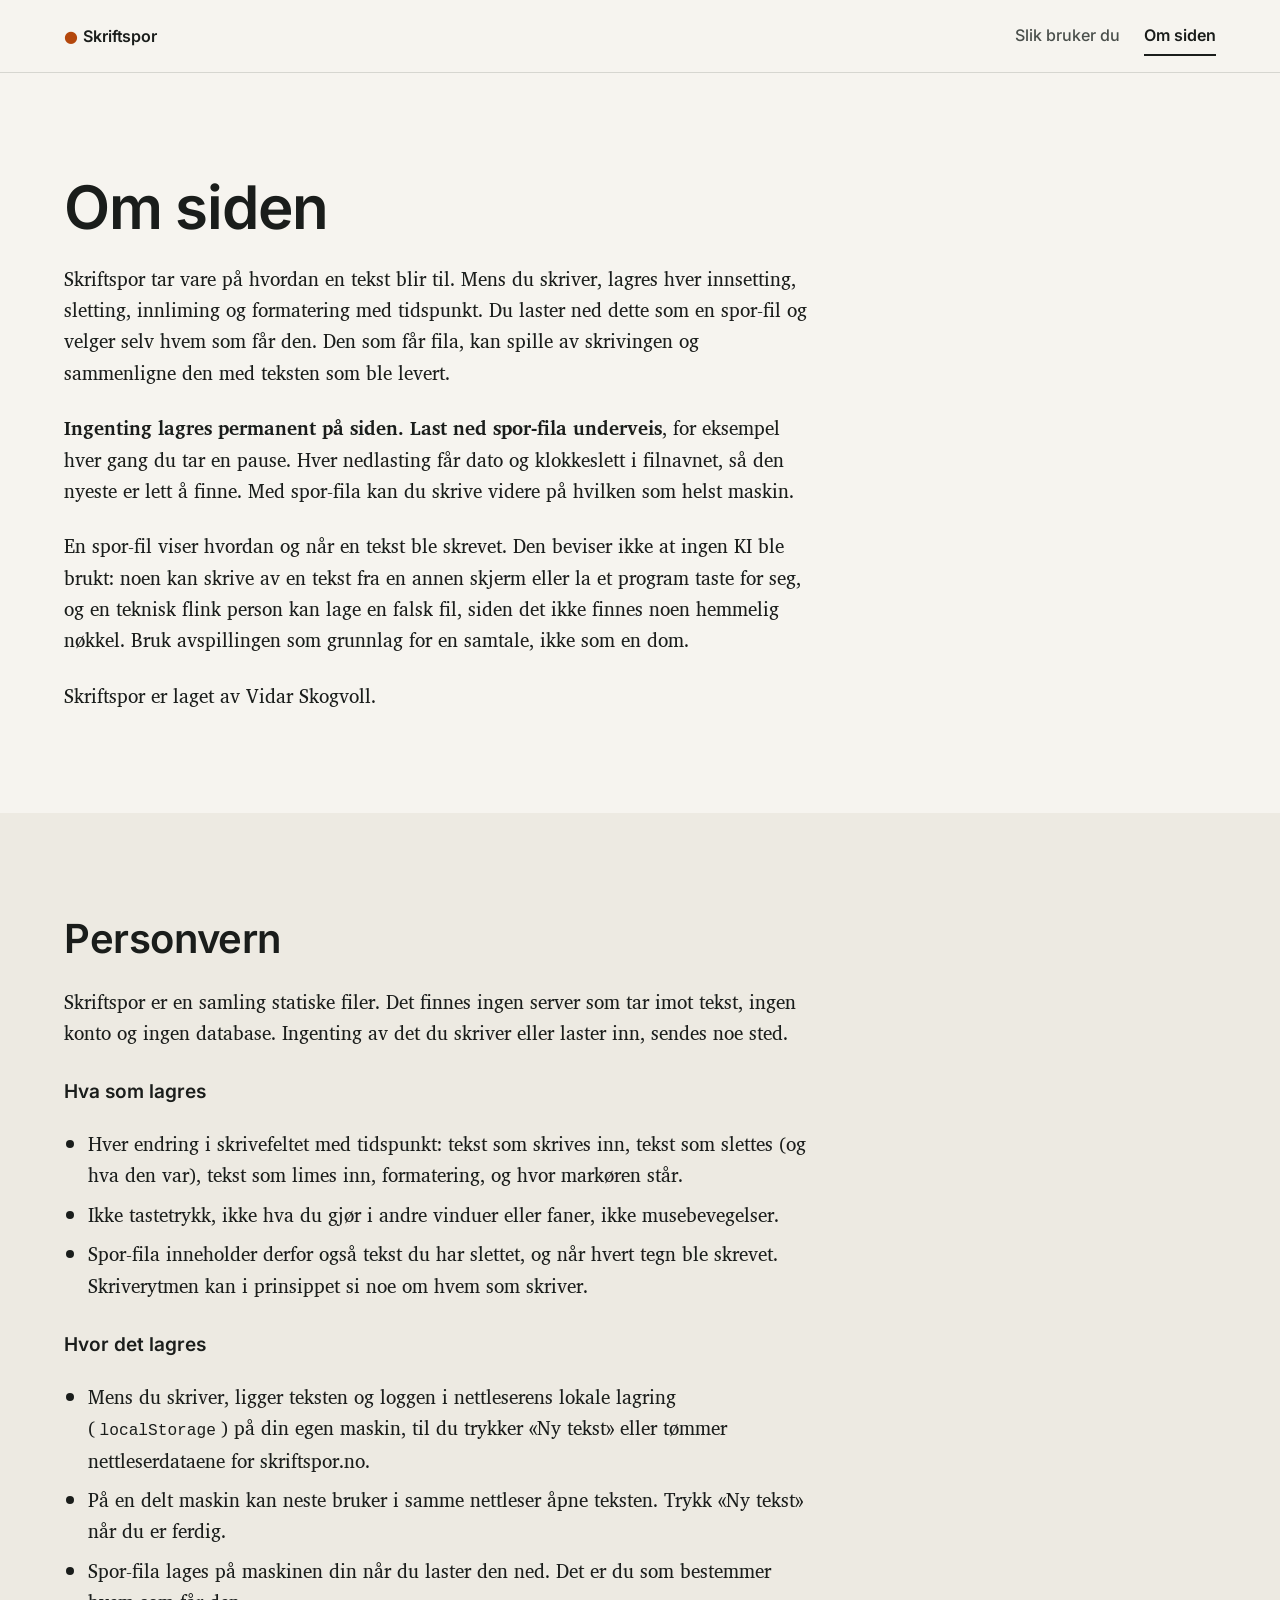
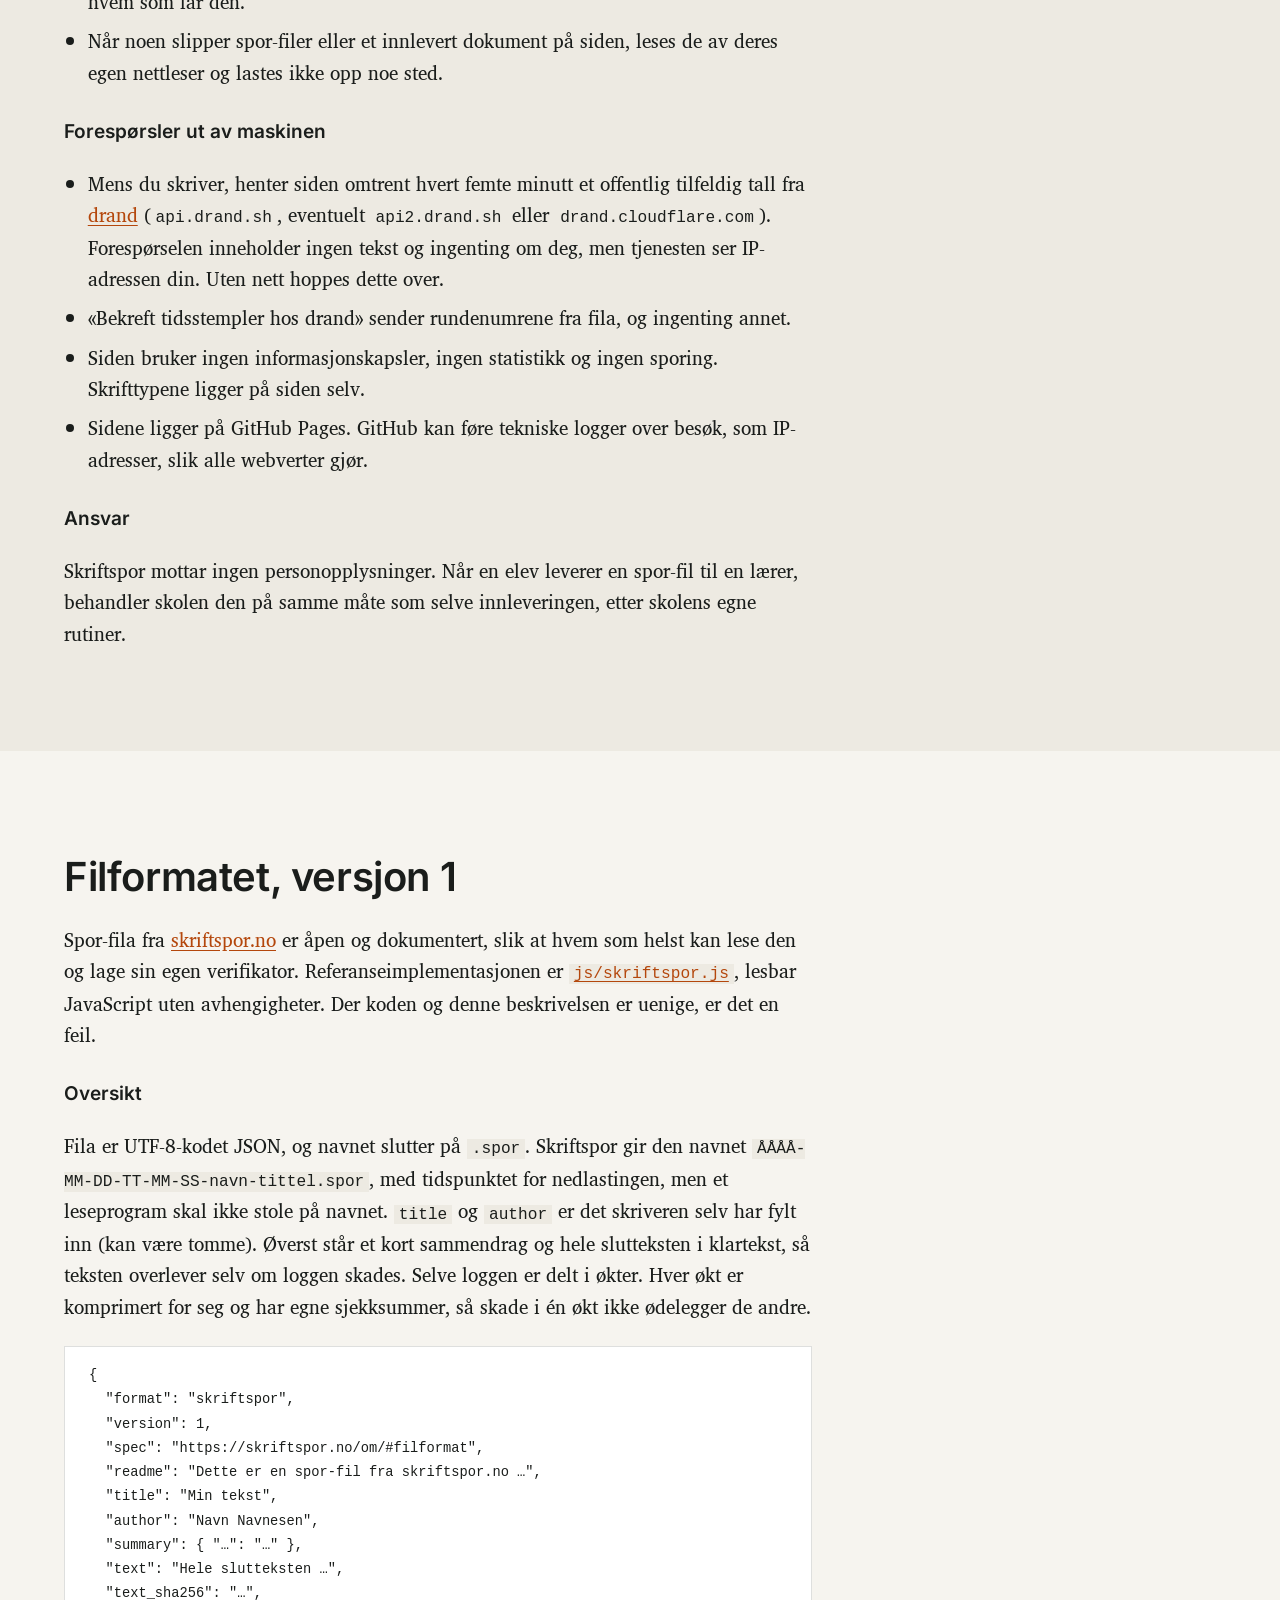
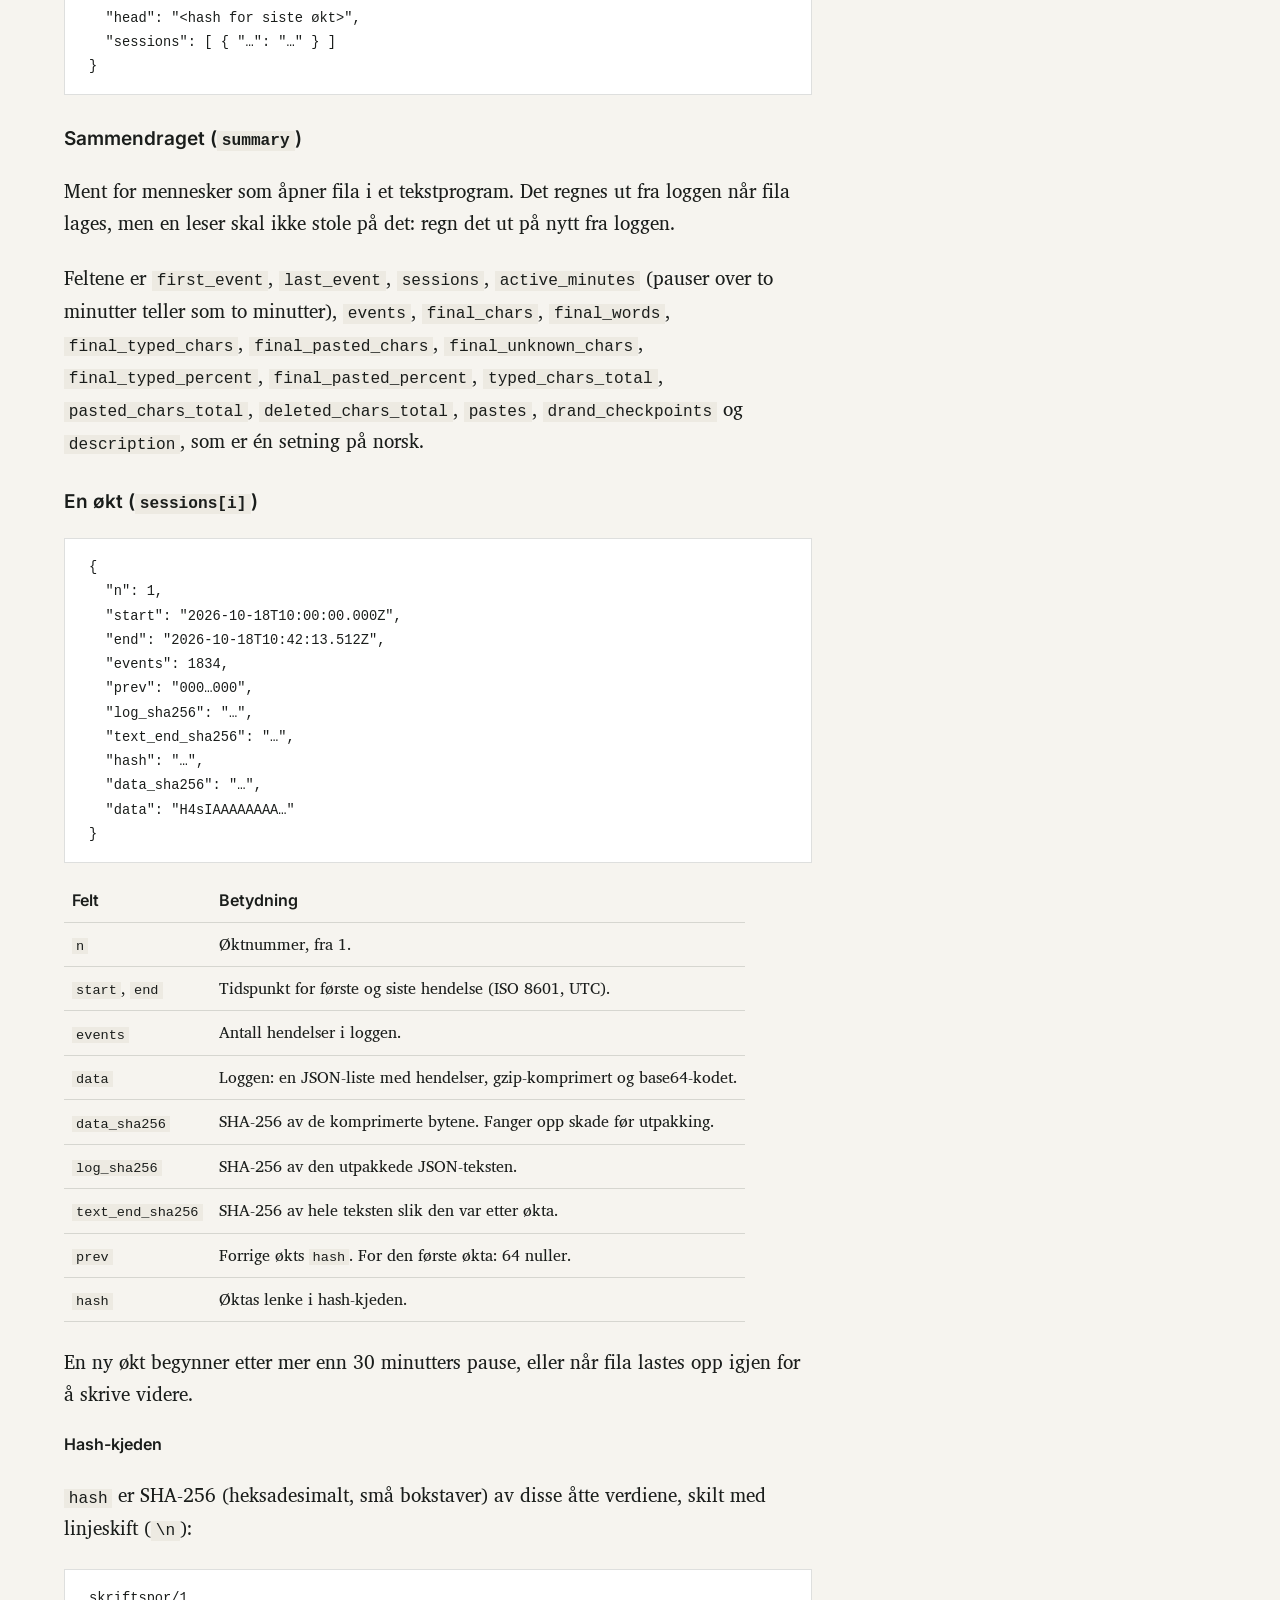
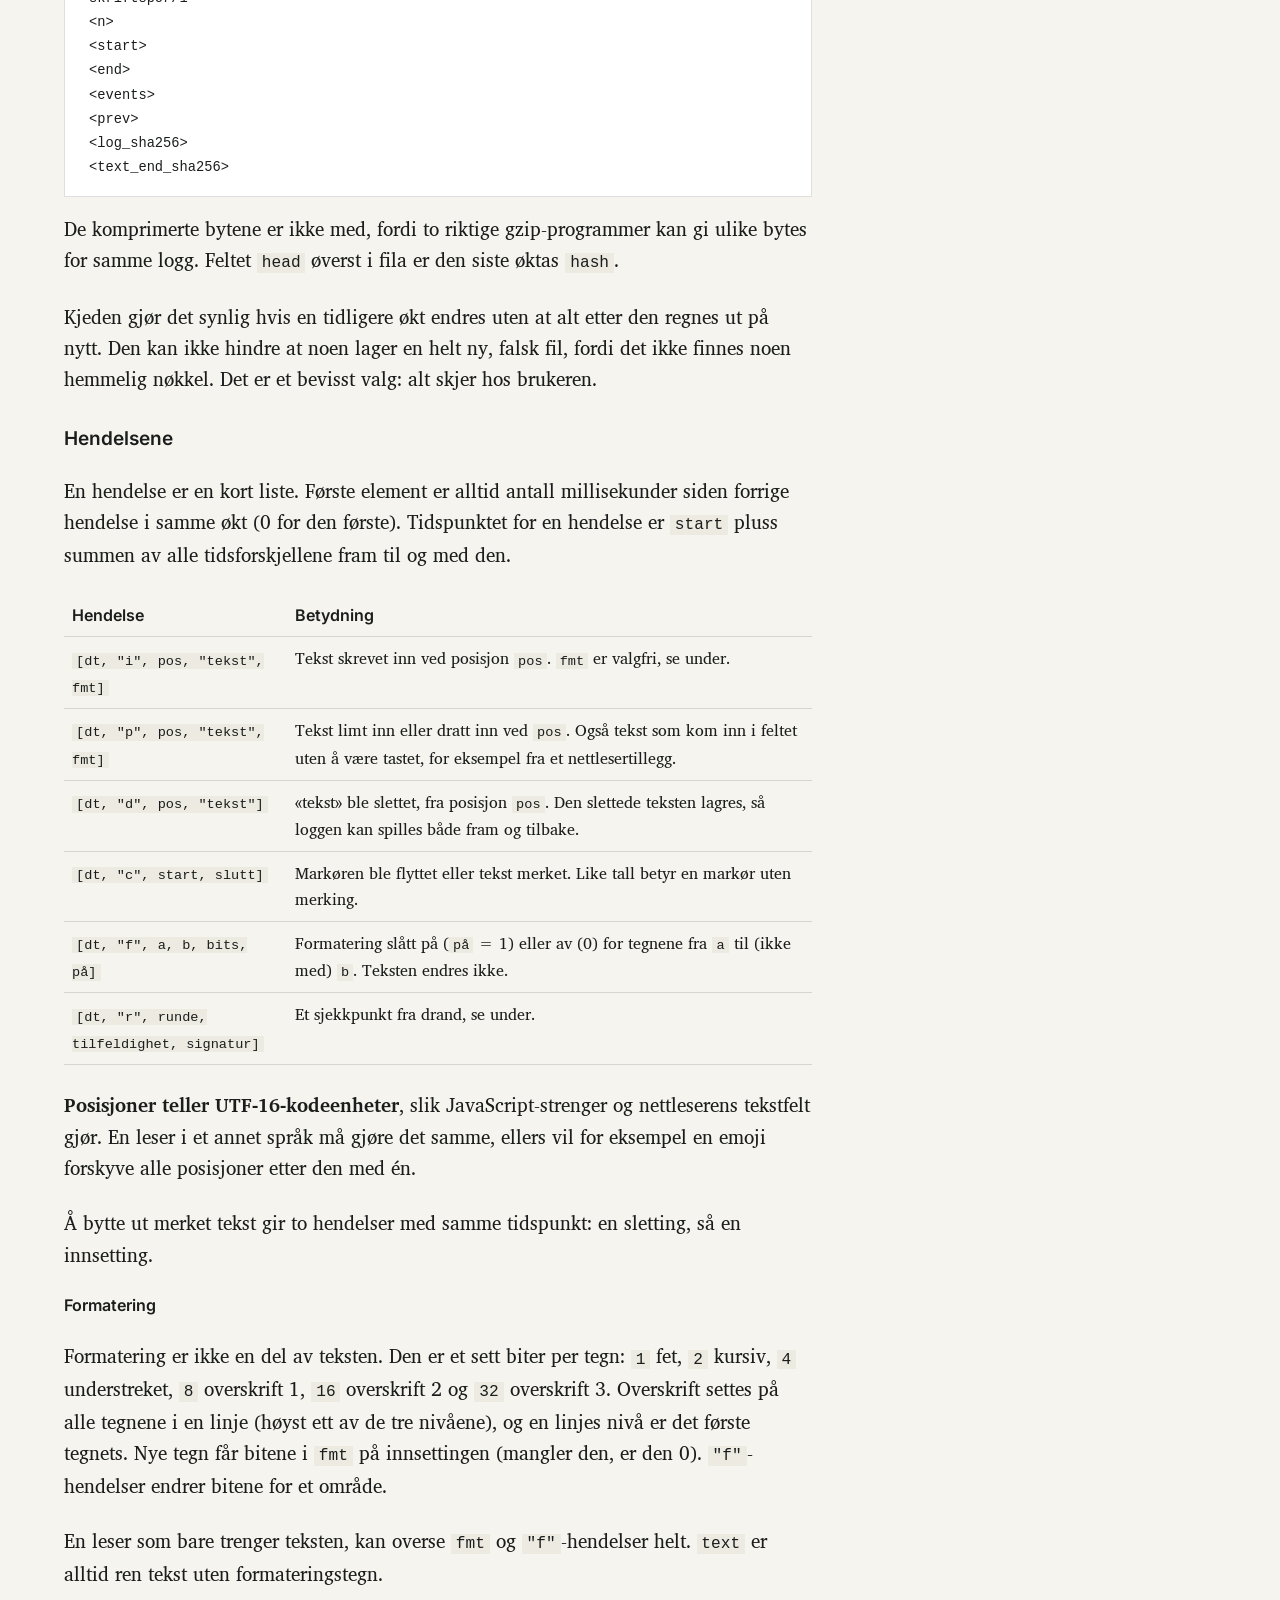
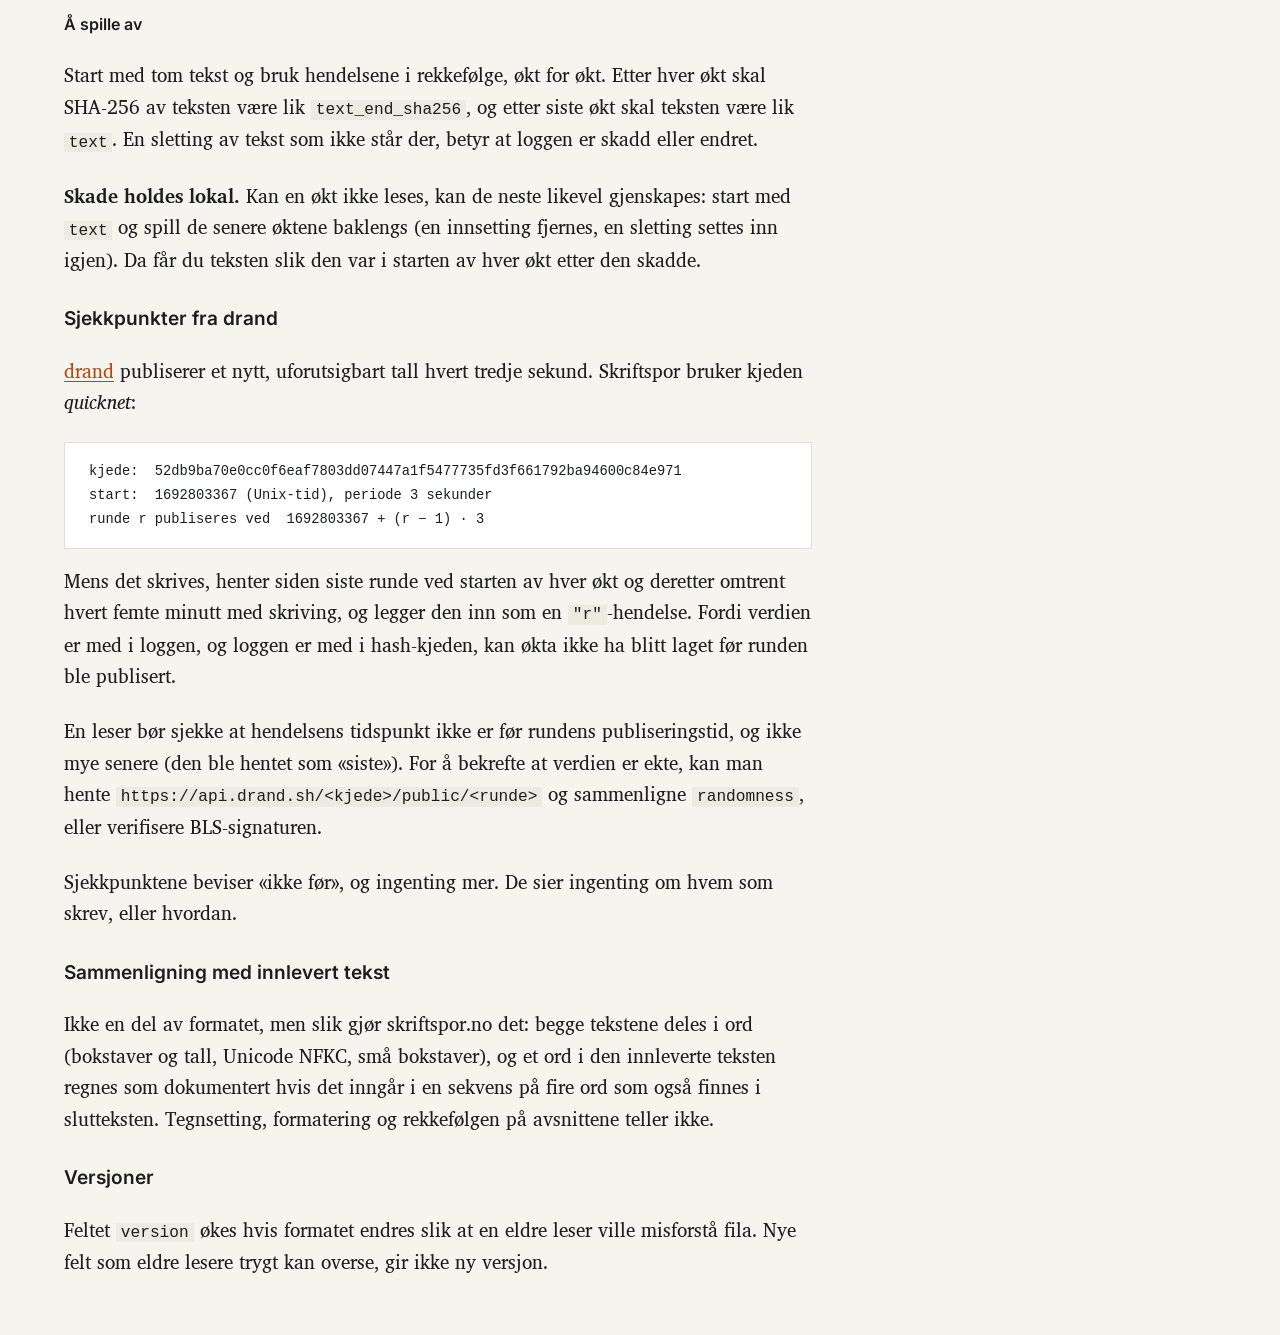
<file: personvern/index.html>
<!DOCTYPE html>
<html lang="nb">
<head>
  <meta charset="utf-8">
  <title>Skriftspor</title>
  <!-- Skriftspor is one page since 2026-10-19. Old links land here. -->
  <meta http-equiv="refresh" content="0; url=/om/#personvern">
  <link rel="canonical" href="https://skriftspor.no/">
</head>
<body><p><a href="/om/#personvern">Personvern</a></p></body>
</html>
</file>
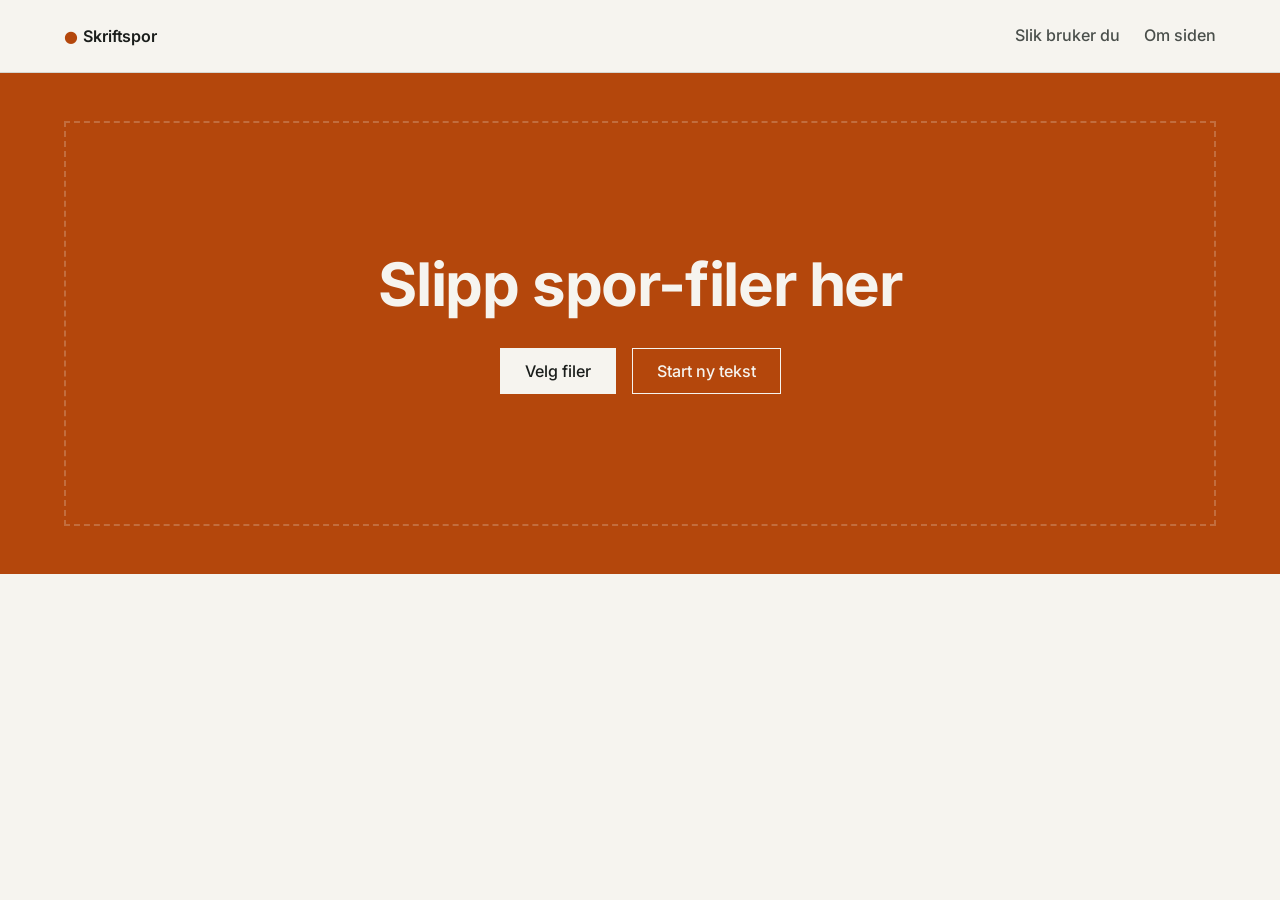
<file: sjekk/index.html>
<!DOCTYPE html>
<html lang="nb">
<head>
  <meta charset="utf-8">
  <title>Skriftspor</title>
  <!-- Skriftspor is one page since 2026-10-19. Old links land here. -->
  <meta http-equiv="refresh" content="0; url=/">
  <link rel="canonical" href="https://skriftspor.no/">
</head>
<body><p><a href="/">Skriftspor</a></p></body>
</html>
</file>
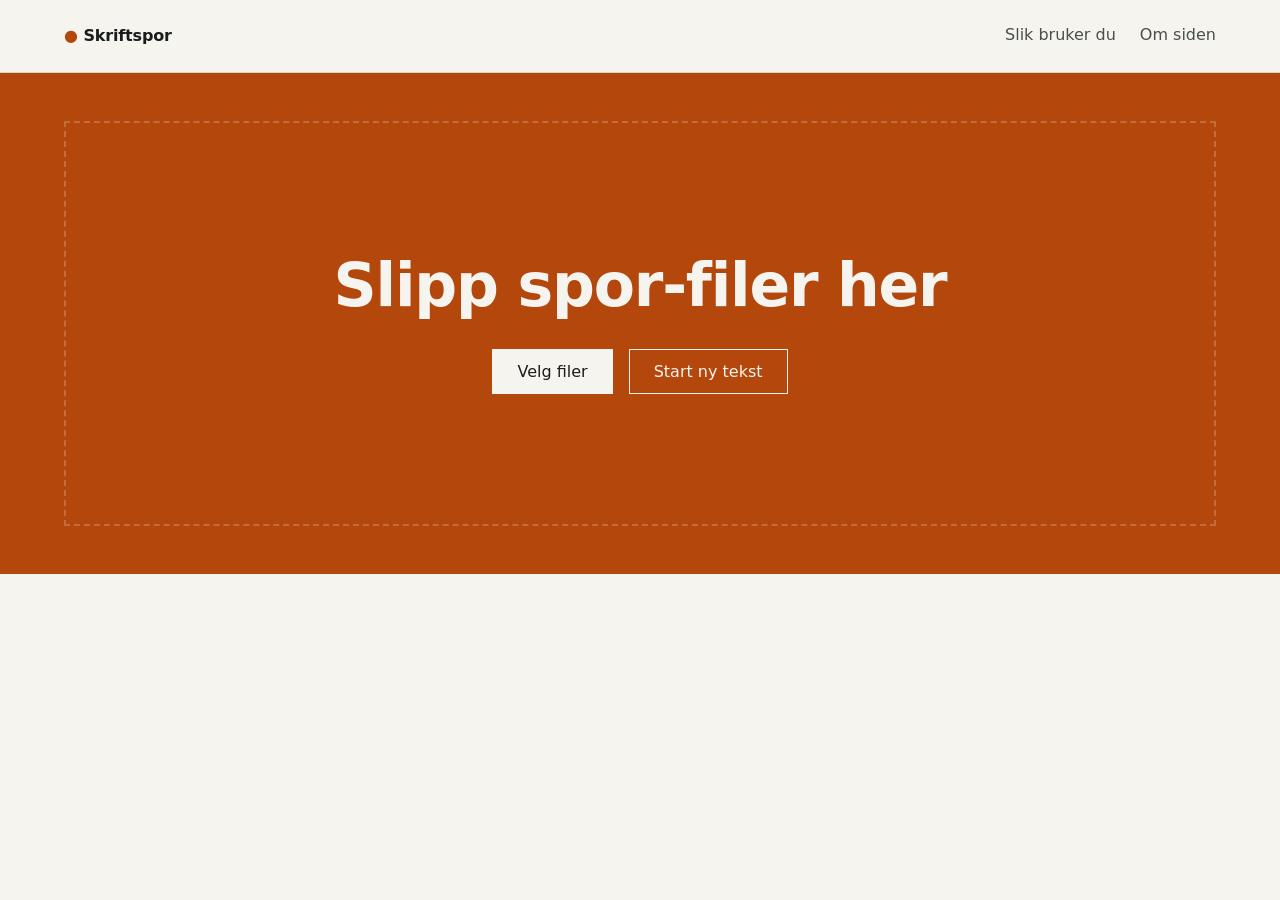
<file: skriv/index.html>
<!DOCTYPE html>
<html lang="nb">
<head>
  <meta charset="utf-8">
  <title>Skriftspor</title>
  <!-- Skriftspor is one page since 2026-10-19. Old links land here. -->
  <meta http-equiv="refresh" content="0; url=/#skriv">
  <link rel="canonical" href="https://skriftspor.no/">
</head>
<body><p><a href="/#skriv">Skriftspor</a></p></body>
</html>
</file>
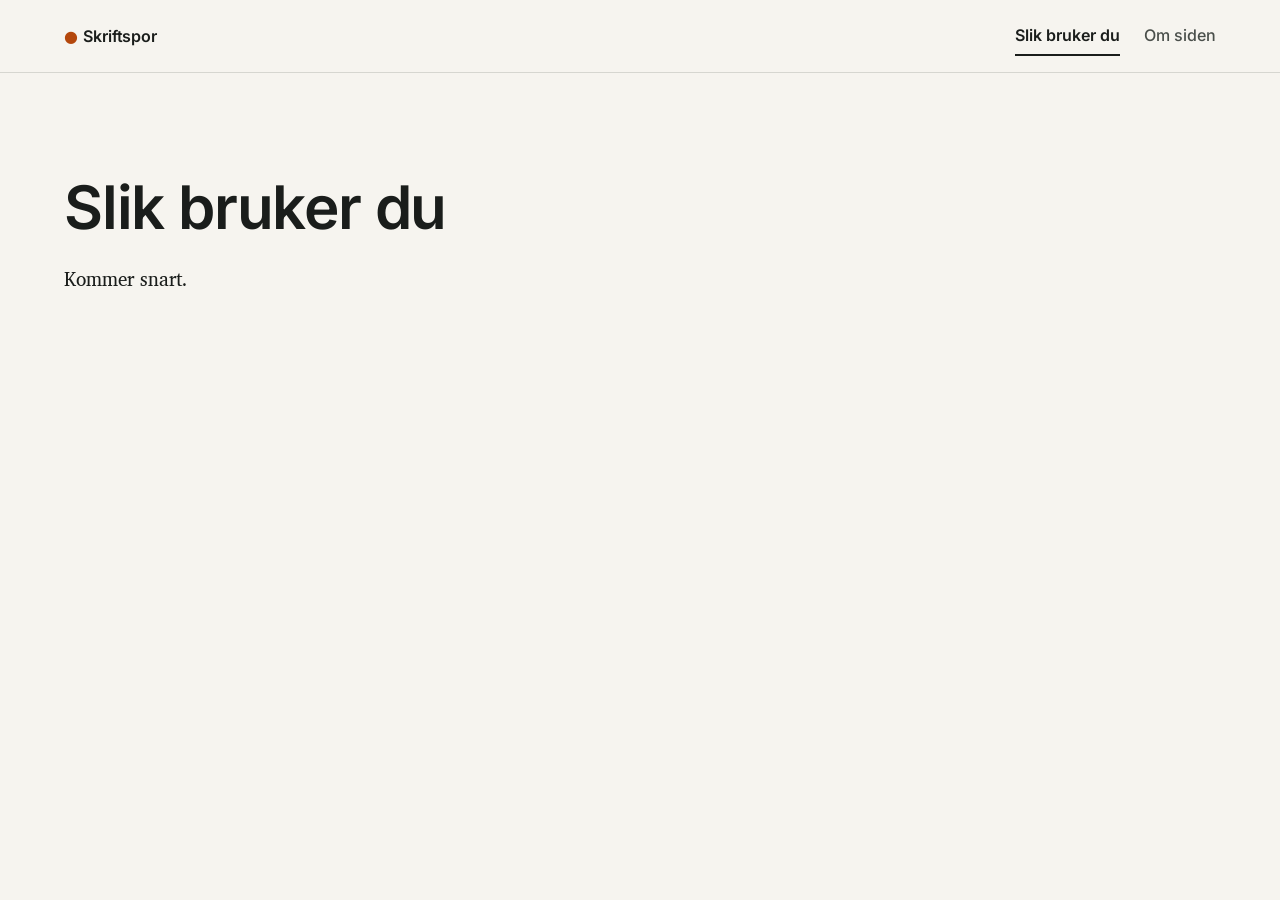
<file: slik-bruker-du/index.html>
<!DOCTYPE html>
<html lang="nb">
<head>
  <meta charset="utf-8">
  <meta name="viewport" content="width=device-width, initial-scale=1">
  <title>Slik bruker du — Skriftspor</title>
  <meta name="description" content="Slik bruker du Skriftspor.">

  <link rel="stylesheet" href="/css/tokens.css">
  <link rel="stylesheet" href="/css/base.css">
  <link rel="stylesheet" href="/css/components.css">
  <link rel="stylesheet" href="/css/app.css">
  <link rel="icon" href="/favicon.svg" type="image/svg+xml">
  <link rel="icon" href="/favicon.ico" sizes="any">
  <link rel="apple-touch-icon" href="/apple-touch-icon.png">
</head>
<body>

  <!-- Same bar as index.html. Change all three together. -->
  <header class="siteheader">
    <div class="siteheader__inner">
      <a class="wordmark" href="/"><span class="wordmark__mark" aria-hidden="true">&#9679;</span>Skriftspor</a>
      <nav class="sitenav" aria-label="Hovedmeny"><a href="/slik-bruker-du/" class="is-current" aria-current="page">Slik bruker du</a><a href="/om/">Om siden</a></nav>
    </div>
  </header>

  <main>
    <!-- Bruksanvisningen kommer, i stil med aiskilltrees.com/how-to-use/.
         Vidar vil bestemme innholdet selv (2026-10-19); ikke fyll inn før han sier fra. -->
    <section class="band">
      <div class="band__inner">
        <h1>Slik bruker du</h1>
        <p class="prose">Kommer snart.</p>
      </div>
    </section>
  </main>

</body>
</html>
</file>
<file: css/tokens.css>
/* ==========================================================================
   tokens.css — the single source of truth for color, type and spacing.
   Design system: ui-style-banded-fullbleed v1.3
   (canonical: ../../AgentSkills/ui-style-banded-fullbleed/SKILL.md in the work vault)

   The same system as aiskilltrees.com, with ONE deliberate change: the
   primary is burnt orange instead of evergreen (Vidar, 2026-10-18). The skill
   says the hue is "the one variable worth revisiting", and that changing
   --primary* and the tint is the whole job. That is all that differs here,
   plus the --pasted pair, which this site needs and the other does not.

   NO other stylesheet and NO page may hardcode a hex value or a font stack.
   If a value is missing, add a token here.
   ========================================================================== */

@import url("fonts.css");   /* self-hosted — no request to Google */

:root {
  /* ---- Grounds ---------------------------------------------------------- */
  --paper:         #F6F4EF;   /* default page ground — warm off-white */
  --paper-2:       #EDEAE2;   /* alternate band, one step deeper */
  --surface:       #FFFFFF;   /* cards, the writing surface */

  /* ---- Ink -------------------------------------------------------------- */
  --ink:           #1A1D1B;   /* primary text, and the dark band ground — 15.5:1 on --paper */
  --ink-2:         #4A4F4B;   /* secondary text — 7.6:1 on --paper */
  --ink-3:         #646964;   /* muted: captions, metadata — 5.1:1 on --paper */
  --ink-inverse:   #F6F4EF;   /* text on --ink and --primary bands */
  --rule:          rgba(26, 29, 27, 0.14);
  --rule-inverse:  rgba(246, 244, 239, 0.22);
  --rule-strong:   rgba(26, 29, 27, 0.30);

  /* ---- Primary: burnt orange ---------------------------------------------
     Measured, not guessed: --primary is 5.46:1 against white and 4.97:1 on
     --paper, so it carries white button text AND works as link text on the
     page ground. A brighter orange (#E86A1A) was tried and rejected — 2.9:1
     on --paper, so it could never be a link. --primary-mark is that brighter
     orange, kept for fills only (the replay caret, a timeline tick): it is
     never text. */
  --primary:        #B4470C;  /* 5.46:1 on white, 4.97:1 on --paper */
  --primary-strong: #8F3A08;  /* hover/active — 7.56:1 on white */
  --primary-tint:   #FBE7D8;  /* pale band fill — --ink on it is 14.2:1 */
  --primary-mark:   #E86A1A;  /* fills and marks ONLY */

  /* ---- Pasted text ----------------------------------------------------------
     Innlimt tekst is marked in blue, as far from the orange as the palette
     goes, so "pasted" never reads as "the brand". It is ALWAYS paired with
     a dotted underline and a legend in words — never colour alone. */
  --pasted:        #2563A8;   /* rule and text — 6.12:1 on white, 5.57:1 on --paper */
  --pasted-tint:   #DCE8F5;   /* highlight behind pasted text — --ink on it is 13.7:1 */

  /* ---- Signal ------------------------------------------------------------ */
  --ok:            #1F6F4A;   /* a check that passed — 6.1:1 on white; always with a word */
  --ok-tint:       #E3EFE8;
  --danger:        #C2362F;
  --danger-text:   #A32B24;   /* 5.9:1 on --paper */
  --danger-tint:   rgba(194, 54, 47, 0.10);
  --warn-text:     #8A5A12;   /* 5.4:1 on --paper */
  --warn-tint:     #F7EBD9;

  /* ---- Elevation ----------------------------------------------------------
     As on aiskilltrees.com, shadows are for an app's floating parts only
     (here: the toast after a paste). Never on a band, a tile or the nav. */
  --shadow-float:  0 4px 14px rgba(26, 29, 27, 0.18);

  /* ---- Scrim ------------------------------------------------------------- */
  --scrim:         rgba(26, 29, 27, 0.62);

  /* ---- Type ------------------------------------------------------------- */
  --font-sans:  "Inter", system-ui, -apple-system, "Segoe UI", Arial, sans-serif;
  --font-serif: "Charis SIL", "Source Serif 4", Georgia, serif;
  --font-mono:  ui-monospace, SFMono-Regular, Menlo, Consolas, monospace;   /* /format/ only: JSON examples */
  /* The writing surface. Serif like all running prose on the site, and the
     same stack on the textarea and on its highlight mirror — the two must
     wrap identically or the marks drift off the words. */
  --font-write: var(--font-serif);

  --step-xs:  0.875rem;
  --step-s:   1rem;
  --step-m:   clamp(1.0625rem, 0.5vw + 0.95rem, 1.1875rem);
  --step-l:   clamp(1.375rem, 1vw + 1.1rem, 1.75rem);
  --step-xl:  clamp(1.75rem, 2vw + 1.25rem, 2.5rem);
  --step-2xl: clamp(2.25rem, 4.5vw + 1rem, 3.75rem);
  --step-3xl: clamp(2.75rem, 7vw + 0.5rem, 5.5rem);

  /* ---- Spacing and measures -------------------------------------------- */
  --gutter:        clamp(1.25rem, 5vw, 4rem);
  --space-band:    clamp(3rem, 8vw, 7rem);
  --space-band-lg: clamp(4.5rem, 12vw, 10rem);
  --measure-prose: 68ch;
  --measure-wide:  1280px;

  --space-1: 0.5rem;
  --space-2: 1rem;
  --space-3: 1.5rem;
  --space-4: 2rem;
  --space-5: 3rem;
  --space-6: 4rem;
}
</file>
<file: css/base.css>
/* ==========================================================================
   base.css — reset, element defaults, and the band model.
   Loads after tokens.css. Uses tokens only; defines no raw colors or fonts.
   ========================================================================== */

*, *::before, *::after { box-sizing: border-box; }

html {
  -webkit-text-size-adjust: 100%;
  scroll-behavior: smooth;
}

body {
  margin: 0;                       /* the page itself never has a margin */
  background: var(--paper);
  color: var(--ink);
  font-family: var(--font-sans);
  font-size: var(--step-s);
  line-height: 1.4;
  -webkit-font-smoothing: antialiased;
}

@media (prefers-reduced-motion: reduce) {
  html { scroll-behavior: auto; }
  *, *::before, *::after {
    animation-duration: 0.01ms !important;
    transition-duration: 0.01ms !important;
  }
}

img, picture, video, canvas, svg { display: block; max-width: 100%; }

/* --------------------------------------------------------------------------
   The band model — THE core rule of this system.
   A band's background always reaches both screen edges. The gutter lives
   inside, on .band__inner, never on the band.
   width:100% and NOT 100vw: 100vw includes the scrollbar and produces a few
   pixels of horizontal scroll on every section.
   -------------------------------------------------------------------------- */

.band {
  width: 100%;
  padding-block: var(--space-band);
  background: var(--paper);
}

.band__inner {
  max-width: var(--measure-wide);
  margin-inline: auto;
  padding-inline: var(--gutter);
}

.band__inner--prose { max-width: var(--measure-prose); }

/* Media that genuinely bleeds: no ceiling, no gutter. */
.band--flush { padding-block: 0; }
.band--flush .band__inner { max-width: none; padding-inline: 0; }

/* Band grounds. Separation between sections is the ground changing —
   never a border, never a shadow. */
.band--alt     { background: var(--paper-2); }
.band--tint    { background: var(--primary-tint); }
.band--primary { background: var(--primary); color: var(--ink-inverse); }
.band--dark    { background: var(--ink);     color: var(--ink-inverse); }
.band--lg      { padding-block: var(--space-band-lg); }

/* --------------------------------------------------------------------------
   Typography. Headings are sans, tight and large; running prose is serif.
   -------------------------------------------------------------------------- */

h1, h2, h3, h4, h5, h6 {
  font-family: var(--font-sans);
  font-weight: 600;
  margin: 0 0 var(--space-3);
  text-wrap: balance;
}

h1 { font-size: var(--step-2xl); line-height: 1.05; letter-spacing: -0.02em; }
h2 { font-size: var(--step-xl);  line-height: 1.15; letter-spacing: -0.01em; }
h3 { font-size: var(--step-l);   line-height: 1.25; }
h4 { font-size: var(--step-s);   line-height: 1.4;  }

p { margin: 0 0 var(--space-3); }
p:last-child, h1:last-child, h2:last-child, h3:last-child { margin-bottom: 0; }

/* Running prose: serif, comfortable measure, never wider than 68ch even
   inside a wide band. */
.prose {
  font-family: var(--font-serif);
  font-size: var(--step-m);
  line-height: 1.65;
  max-width: var(--measure-prose);
}

.lede {
  font-family: var(--font-serif);
  font-size: var(--step-l);
  line-height: 1.45;
  max-width: 46ch;
}

.eyebrow {
  font-family: var(--font-sans);
  font-size: var(--step-xs);
  font-weight: 500;
  letter-spacing: 0.08em;
  text-transform: uppercase;
  color: var(--ink-3);
  margin: 0 0 var(--space-2);
}

.band--dark .eyebrow,
.band--primary .eyebrow { color: var(--ink-inverse); opacity: 0.75; }

/* A qualifying aside inside .prose — smaller and muted, still serif, still
   prose. The catalogue's "the trees are not translated" note is the case it
   was added for. Not a callout: no box, no rule, no color. */
.prose .note {
  font-size: var(--step-s);
  color: var(--ink-3);
}

/* A lead paragraph inside .prose — one step up, for the sentence that
   carries the page. Distinct from .lede, which is hero-sized. */
.prose .lede-p {
  font-size: var(--step-l);
  line-height: 1.45;
}

/* Links in prose: colored AND underlined — never color alone. */
a {
  color: var(--primary);
  text-decoration: underline;
  text-underline-offset: 0.15em;
  transition: color 150ms ease;
}
a:hover { color: var(--primary-strong); }

.band--dark a, .band--primary a { color: var(--ink-inverse); }

:focus-visible {
  outline: 2px solid var(--primary);
  outline-offset: 3px;
}
.band--dark :focus-visible,
.band--primary :focus-visible { outline-color: var(--ink-inverse); }

hr {
  border: 0;
  border-top: 1px solid var(--rule);
  margin: var(--space-5) 0;
}

.visually-hidden {
  position: absolute;
  width: 1px; height: 1px;
  padding: 0; margin: -1px;
  overflow: hidden;
  clip-path: inset(50%);
  white-space: nowrap;
}
</file>
<file: css/components.css>
/* ==========================================================================
   components.css — nav, hero, buttons, tiles, footer.
   Taken from aiskilltrees.com (ui-style-banded-fullbleed v1.3) with only the
   hero changed: there is no video here; the hero carries a live replay of a
   short demo log instead (js/hero-demo.js). Tokens only.
   ========================================================================== */

/* --------------------------------------------------------------------------
   Site header — full-bleed bar, gutter on the contents only.
   -------------------------------------------------------------------------- */

.siteheader {
  width: 100%;
  background: var(--paper);
  border-bottom: 1px solid var(--rule);
}

.siteheader__inner {
  max-width: var(--measure-wide);
  margin-inline: auto;
  padding: var(--space-2) var(--gutter);
  display: flex;
  align-items: center;
  justify-content: space-between;
  gap: var(--space-3);
}

.wordmark {
  font-family: var(--font-sans);
  font-size: var(--step-s);
  font-weight: 600;
  letter-spacing: -0.01em;
  color: var(--ink);
  text-decoration: none;
}
.wordmark:hover { color: var(--primary); }

.wordmark__mark {
  color: var(--primary);
  margin-right: 0.35em;
}

.sitenav {
  display: flex;
  gap: var(--space-3);
  font-size: var(--step-s);
  font-weight: 500;
}
.sitenav a {
  color: var(--ink-2);
  text-decoration: none;
  padding: var(--space-1) 0;
}
.sitenav a:hover {
  color: var(--primary);
  text-decoration: underline;
  text-underline-offset: 0.3em;
}

/* --------------------------------------------------------------------------
   Nav, language dropdown and drawer.

   All rendered by js/header.js — one file for every page. Square like the
   rest of the system: no radius anywhere, hairline rules, flat fills.

   Breakpoint is 768px, the system's phone → tablet step. Above it the nav
   and the language control sit inline in the bar; below, the burger appears
   and the same elements become a full-width drawer under the bar. It is one
   markup tree switched by CSS, not two variants to keep in sync.

   Not present on a tree page: a skill tree is single-language and has its
   own floating menu. See js/engine.js.
   -------------------------------------------------------------------------- */

.siteheader__inner {
  gap: var(--space-2);
  position: relative;
  flex-wrap: wrap;
}

.sitenav-panel {
  display: flex;
  align-items: center;
  gap: var(--space-4);
  margin-left: auto;
}

.sitenav {
  display: flex;
  gap: var(--space-3);
  font-size: var(--step-s);
  font-weight: 500;
}
.sitenav a {
  color: var(--ink-2);
  text-decoration: none;
  padding: var(--space-1) 0;
  white-space: nowrap;
  border-bottom: 2px solid transparent;
}
.sitenav a:hover {
  color: var(--primary);
  border-bottom-color: var(--primary);
}
/* The current page is marked by weight AND a rule AND aria-current — the
   colour is the least of the three signals. */
.sitenav a.is-current {
  color: var(--ink);
  font-weight: 600;
  border-bottom-color: var(--ink);
}

/* ---- Language dropdown --------------------------------------------------- */

.lang-select { position: relative; flex: 0 0 auto; }

.lang-select__button {
  display: inline-flex;
  align-items: center;
  gap: 0.4em;
  min-height: 44px;
  padding: 0 var(--space-2);
  border: 1px solid var(--rule);
  border-radius: 0;
  background: var(--paper);
  color: var(--ink-2);
  font-family: var(--font-sans);
  font-size: var(--step-xs);
  font-weight: 500;
  letter-spacing: 0.04em;
  cursor: pointer;
  transition: background-color 150ms ease, color 150ms ease, border-color 150ms ease;
}
.lang-select__button:hover { background: var(--surface); color: var(--ink); border-color: var(--rule-strong); }
/* Ikonslissa foran navnet. `__globe` er toppbarens klode; `__icon` er det
   generelle navnet, som /prompts/ bruker for begge velgerne sine — der er
   den andre en bokstabel, ikke en klode. */
.lang-select__globe,
.lang-select__icon { font-size: 1em; line-height: 1; }
.lang-select__caret { font-size: 0.8em; color: var(--ink-3); }
.lang-select__button[aria-expanded="true"] { background: var(--surface); color: var(--ink); border-color: var(--rule-strong); }

.lang-select__menu {
  position: absolute;
  top: calc(100% + 1px);
  right: 0;
  z-index: 40;
  display: none;
  min-width: 11rem;
  margin: 0;
  padding: 0;
  list-style: none;
  background: var(--surface);
  border: 1px solid var(--rule-strong);
}
.lang-select__menu.is-open { display: block; }

.lang-select__option {
  display: flex;
  align-items: center;
  gap: var(--space-1);
  width: 100%;
  min-height: 44px;
  padding: 0 var(--space-2);
  border: 0;
  border-radius: 0;
  background: transparent;
  color: var(--ink-2);
  font-family: var(--font-sans);
  font-size: var(--step-s);
  font-weight: 500;
  text-align: left;
  cursor: pointer;
}
.lang-select__option:hover { background: var(--paper-2); color: var(--ink); }
.lang-select__option[aria-selected="true"] { color: var(--ink); background: var(--primary-tint); }
.lang-select__tick { width: 1em; color: var(--primary); }

/* ---- Burger + drawer ------------------------------------------------------ */

.navtoggle {
  display: none;
  align-items: center;
  justify-content: center;
  width: 44px;
  height: 44px;
  margin-left: auto;
  padding: 0;
  border: 1px solid var(--rule);
  border-radius: 0;
  background: var(--paper);
  cursor: pointer;
}
.navtoggle:hover { background: var(--surface); border-color: var(--rule-strong); }

/* Three bars drawn from one element: the middle is the box, the outer two
   are its pseudo-elements. */
.navtoggle__bars,
.navtoggle__bars::before,
.navtoggle__bars::after {
  display: block;
  width: 18px;
  height: 2px;
  background: var(--ink);
}
.navtoggle__bars { position: relative; }
.navtoggle__bars::before,
.navtoggle__bars::after { content: ''; position: absolute; left: 0; }
.navtoggle__bars::before { top: -6px; }
.navtoggle__bars::after  { top: 6px; }

@media (max-width: 767px) {
  .navtoggle { display: inline-flex; }

  .sitenav-panel {
    display: none;
    order: 3;
    width: 100%;
    margin-left: 0;
    padding-top: var(--space-2);
    border-top: 1px solid var(--rule);
    flex-direction: column;
    align-items: stretch;
    gap: 0;
  }
  .siteheader[data-open="true"] .sitenav-panel { display: flex; }

  .sitenav { flex-direction: column; gap: 0; }
  .sitenav a {
    padding: var(--space-2) 0;
    border-bottom: 1px solid var(--rule);
    border-left: 2px solid transparent;
    font-size: var(--step-m);
  }
  .sitenav a.is-current { border-left-color: var(--ink); padding-left: var(--space-2); }
  .sitenav a:hover { border-left-color: var(--primary); padding-left: var(--space-2); }

  /* Skuffen, ikke komponenten: velgeren på /prompts/ står i en vanlig
     tekstlinje og skal ikke arve skuffens marg. */
  .sitenav-panel .lang-select { margin-top: var(--space-2); align-self: flex-start; }
  .sitenav-panel .lang-select__menu { right: auto; left: 0; }
}

/* --------------------------------------------------------------------------
   Hero — a loud band with display type. Not used on the front page since
   2026-10-18 (the drop band in app.css took its place); kept for pages
   that want one.
   -------------------------------------------------------------------------- */

.hero {
  width: 100%;
  background: var(--primary);
  color: var(--ink-inverse);
}
/* Full opacity: the system's 0.75 eyebrow on a coloured band drops below
   AA at this size on orange (4.97:1 at full strength). */
.hero .eyebrow { color: var(--ink-inverse); opacity: 1; }
.hero :focus-visible { outline-color: var(--ink-inverse); }

.hero__inner {
  max-width: var(--measure-wide);
  margin-inline: auto;
  padding: var(--space-band-lg) var(--gutter) var(--space-band);
  display: grid;
  gap: var(--space-5);
  align-items: center;
}
@media (min-width: 1024px) {
  .hero__inner { grid-template-columns: 1.1fr 1fr; }
}

.hero__title {
  font-size: var(--step-3xl);
  font-weight: 700;
  line-height: 1.02;
  letter-spacing: -0.03em;
  max-width: 14ch;
  margin-bottom: var(--space-3);
}

.hero__lede {
  font-family: var(--font-serif);
  font-size: var(--step-l);
  line-height: 1.45;
  max-width: 44ch;
  margin-bottom: var(--space-4);
}

/* --------------------------------------------------------------------------
   Buttons — square, sans, 500. No radius anywhere in this system.
   -------------------------------------------------------------------------- */

.btn {
  display: inline-flex;
  align-items: center;
  justify-content: center;
  min-height: 44px;
  padding: 0.75rem 1.5rem;
  border: 1px solid transparent;
  border-radius: 0;
  font-family: var(--font-sans);
  font-size: var(--step-s);
  font-weight: 500;
  text-decoration: none;
  cursor: pointer;
  transition: background-color 150ms ease, color 150ms ease, border-color 150ms ease;
}

.btn--primary {
  background: var(--primary);
  color: var(--ink-inverse);
}
.btn--primary:hover { background: var(--primary-strong); color: var(--ink-inverse); }

.btn--ghost {
  background: transparent;
  border-color: currentColor;
  color: var(--ink);
}
.btn--ghost:hover { background: var(--ink); color: var(--ink-inverse); }

/* On a dark or primary band the pair inverts. */
.hero .btn--primary,
.band--dark .btn--primary,
.band--primary .btn--primary {
  background: var(--ink-inverse);
  color: var(--ink);
}
.hero .btn--primary:hover,
.band--dark .btn--primary:hover,
.band--primary .btn--primary:hover {
  background: var(--surface);
  color: var(--primary-strong);
}

.hero .btn--ghost,
.band--dark .btn--ghost,
.band--primary .btn--ghost { color: var(--ink-inverse); }
.hero .btn--ghost:hover,
.band--dark .btn--ghost:hover,
.band--primary .btn--ghost:hover {
  background: var(--ink-inverse);
  color: var(--ink);
}

.btn-row {
  display: flex;
  flex-wrap: wrap;
  gap: var(--space-2);
}

/* --------------------------------------------------------------------------
   Tiles — the entry points on the front page. Square, hairline border, no shadow.
   Reflow with auto-fit rather than breakpoints.
   -------------------------------------------------------------------------- */

.tiles {
  display: grid;
  grid-template-columns: repeat(auto-fit, minmax(min(100%, 18rem), 1fr));
  gap: 1px;                      /* the hairline IS the gap: tiles sit flush */
  background: var(--rule);       /* shows through the 1px gaps as the rule */
  border: 1px solid var(--rule);
}

/* Four tiles (the front page since 2026-09-25). auto-fit alone would leave
   three across and one orphan at the widest content width (4 × 18rem does
   not fit in 1280px minus the gutters), so this grid steps on the system's
   two breakpoints instead: stacked on a phone, 2 × 2 from 768px, 4 across
   from 1024px. */
.tiles--four { grid-template-columns: 1fr; }
@media (min-width: 768px) {
  .tiles--four { grid-template-columns: repeat(2, 1fr); }
}
@media (min-width: 1024px) {
  .tiles--four { grid-template-columns: repeat(4, 1fr); }
}

.tile {
  display: flex;
  flex-direction: column;
  gap: var(--space-2);
  padding: var(--space-4);
  background: var(--surface);
  color: var(--ink);
  text-decoration: none;
  min-height: 13rem;
  transition: background-color 150ms ease, color 150ms ease;
}

.tile:hover,
.tile:focus-visible {
  background: var(--primary);
  color: var(--ink-inverse);
}

.tile__index {
  font-family: var(--font-sans);
  font-size: var(--step-xs);
  font-weight: 500;
  letter-spacing: 0.08em;
  color: var(--primary);
}
.tile:hover .tile__index,
.tile:focus-visible .tile__index { color: var(--ink-inverse); opacity: 0.8; }

.tile__title {
  font-family: var(--font-sans);
  font-size: var(--step-l);
  font-weight: 600;
  line-height: 1.2;
  letter-spacing: -0.01em;
  margin: 0;
}

.tile__body {
  font-family: var(--font-serif);
  font-size: var(--step-s);
  line-height: 1.6;
  color: var(--ink-2);
  margin: 0;
}
.tile:hover .tile__body,
.tile:focus-visible .tile__body { color: var(--ink-inverse); }

/* A tile that is a step, not a link: same look, no hover. */
.tile--static:hover { background: var(--surface); color: var(--ink); }
.tile--static:hover .tile__index { color: var(--primary); opacity: 1; }
.tile--static:hover .tile__body { color: var(--ink-2); }

/* The arrow is decoration; the tile title carries the meaning. */
.tile__go {
  margin-top: auto;
  font-family: var(--font-sans);
  font-size: var(--step-s);
  font-weight: 500;
  color: var(--primary);
}
.tile:hover .tile__go,
.tile:focus-visible .tile__go { color: var(--ink-inverse); }

/* --------------------------------------------------------------------------
   Footer
   -------------------------------------------------------------------------- */

.sitefooter {
  font-size: var(--step-xs);
}

.sitefooter__inner {
  display: flex;
  flex-wrap: wrap;
  gap: var(--space-3) var(--space-5);
  justify-content: space-between;
  align-items: baseline;
}

.sitefooter p { margin: 0; opacity: 0.8; }
.sitefooter a { color: var(--ink-inverse); }

/* The institutional affiliation gets its own row under the other two lines.
   `.sitefooter__inner` is space-between, so a third item would otherwise be
   pulled into the middle of a row where the two existing lines are already
   pinned left and right. flex-basis: 100% wraps it instead. */
.sitefooter__affiliation { flex-basis: 100%; }

/* --------------------------------------------------------------------------
   Principles — a plain list with hairlines, two columns from 768px.
   -------------------------------------------------------------------------- */

.principles {
  list-style: none;
  margin: var(--space-4) 0 0;
  padding: 0;
  display: grid;
  gap: 0 var(--space-5);
  border-top: 1px solid var(--rule);
}
@media (min-width: 768px) { .principles { grid-template-columns: 1fr 1fr; } }
.principles li {
  padding: var(--space-3) 0;
  border-bottom: 1px solid var(--rule);
  font-family: var(--font-serif);
  font-size: var(--step-m);
  line-height: 1.6;
}
.principles strong {
  display: block;
  font-family: var(--font-sans);
  font-weight: 600;
  margin-bottom: 0.25rem;
}

/* Pages of running text: /om/, /format/, /personvern/. */
.prose h2 { margin-top: var(--space-5); }
.prose h3 { margin-top: var(--space-4); font-size: var(--step-m); }
.prose ul, .prose ol { padding-left: 1.25em; margin: 0 0 var(--space-3); }
.prose li { margin-bottom: var(--space-1); }
.prose code, .prose pre { font-family: var(--font-mono); font-size: 0.85em; }
.prose code { background: var(--paper-2); padding: 0.05em 0.3em; }
.prose pre {
  background: var(--surface);
  border: 1px solid var(--rule);
  padding: var(--space-2) var(--space-3);
  overflow-x: auto;
  line-height: 1.5;
}
.prose pre code { background: none; padding: 0; }
.prose table { border-collapse: collapse; width: 100%; font-size: var(--step-s); margin: 0 0 var(--space-3); }
.prose th, .prose td { text-align: left; vertical-align: top; padding: var(--space-1); border-bottom: 1px solid var(--rule); }
.prose th { font-family: var(--font-sans); font-weight: 600; }

/* Long inline code (URLs, hashes) wraps instead of pushing the page wide;
   code blocks scroll inside their own box. */
.prose code { overflow-wrap: anywhere; }
.prose pre { max-width: 100%; }
.prose pre code { overflow-wrap: normal; }
.prose table { display: block; overflow-x: auto; }
</file>
<file: css/app.css>
/* ==========================================================================
   app.css — the writing surface (/skriv/), the front page's drop zone,
   overview and detail view, and the replay player. Tokens only.

   Squares everywhere, like the rest of the system. The only shadow is the
   toast, which floats over the page (see --shadow-float in tokens.css).
   ========================================================================== */

/* `hidden` must win over component display rules (.btn is inline-flex). */
[hidden] { display: none !important; }

/* --------------------------------------------------------------------------
   Origin marks — shared by the sheet, the player and the comparison.
   Pasted text is ALWAYS tint + dotted underline + a legend in words.
   -------------------------------------------------------------------------- */

.mark-pasted {
  background: var(--pasted-tint);
  color: inherit;
  text-decoration: underline dotted var(--pasted);
  text-decoration-thickness: 2px;
  text-underline-offset: 0.22em;
}
.mark-unknown {
  background: var(--paper-2);
  color: inherit;
}
.mark-missing {
  background: var(--warn-tint);
  color: inherit;
  text-decoration: underline wavy var(--warn-text);
  text-decoration-thickness: 1px;
  text-underline-offset: 0.22em;
}
.mark-typed { color: inherit; }

.legend-pasted,
.legend-missing,
.legend-typed,
.legend-fresh {
  padding: 0 0.25em;
}
.legend-pasted  { background: var(--pasted-tint); text-decoration: underline dotted var(--pasted); text-decoration-thickness: 2px; text-underline-offset: 0.22em; }
.legend-missing { background: var(--warn-tint); text-decoration: underline wavy var(--warn-text); text-underline-offset: 0.22em; }
.legend-typed   { border-bottom: 2px solid var(--primary); }
.legend-fresh   { background: var(--primary-tint); }

.note-small {
  font-size: var(--step-xs);
  color: var(--ink-3);
  max-width: var(--measure-prose);
  margin-top: var(--space-2);
}

/* A quiet text button — for "Ny tekst" and "Skjul", the actions that must
   not compete with the primary one. Still 44px tall. */
.btn--quiet {
  background: transparent;
  border-color: transparent;
  color: var(--ink-2);
  text-decoration: underline;
  text-underline-offset: 0.2em;
}
.btn--quiet:hover { color: var(--ink); background: var(--paper); }

/* --------------------------------------------------------------------------
   /skriv/ — the bar
   -------------------------------------------------------------------------- */

.writebar { padding-block: var(--space-3); }

.writebar__inner {
  display: flex;
  flex-wrap: wrap;
  align-items: flex-end;
  justify-content: space-between;
  gap: var(--space-3);
}

.writebar__title { flex: 1 1 18rem; min-width: 0; }

.writebar__titleinput {
  width: 100%;
  padding: var(--space-1) 0;
  border: 0;
  border-bottom: 1px solid var(--rule-strong);
  border-radius: 0;
  background: transparent;
  color: var(--ink);
  font-family: var(--font-sans);
  font-size: var(--step-l);
  font-weight: 600;
  letter-spacing: -0.01em;
}
.writebar__titleinput::placeholder { color: var(--ink-3); font-weight: 500; }
.writebar__titleinput:focus { outline: none; border-bottom-color: var(--primary); }

.writebar__status {
  margin: var(--space-1) 0 0;
  font-size: var(--step-xs);
  color: var(--ink-3);
}
.writebar__status.is-warn { color: var(--warn-text); font-weight: 500; }

.writebar__actions { flex: 0 1 auto; }

/* --------------------------------------------------------------------------
   /skriv/ — the intro
   -------------------------------------------------------------------------- */

.writeintro { padding-block: var(--space-4); }
.writeintro[hidden] { display: none; }

.writeintro__head {
  display: flex;
  justify-content: space-between;
  align-items: baseline;
  gap: var(--space-2);
}
.writeintro__title { font-size: var(--step-l); margin-bottom: var(--space-2); }

.writeintro__steps {
  display: grid;
  grid-template-columns: repeat(auto-fit, minmax(min(100%, 15rem), 1fr));
  gap: var(--space-2) var(--space-4);
  margin: 0 0 var(--space-2);
  padding-left: 1.25em;
  font-family: var(--font-serif);
  font-size: var(--step-s);
  line-height: 1.55;
}
.writeintro__steps strong { font-family: var(--font-sans); font-weight: 600; }

.writeintro__note {
  font-size: var(--step-xs);
  color: var(--ink-2);
  margin: 0;
}

/* --------------------------------------------------------------------------
   The sheet: a contenteditable that shows formatting. js/write.js redraws
   it from the model as one .ln block per line, with spans inside.
   -------------------------------------------------------------------------- */

.writearea { padding-block: var(--space-4) var(--space-band); }

.sheet {
  position: relative;
  background: var(--surface);
  border: 1px solid var(--rule);
}
.sheet:focus-within { border-color: var(--rule-strong); outline: 2px solid var(--primary); outline-offset: 2px; }

.sheet__input {
  /* A fixed window that scrolls, not a page that grows (Vidar, 2026-10-19). */
  height: max(20rem, calc(100vh - 19rem));
  overflow-y: auto;
  overscroll-behavior: contain;
  padding: clamp(1.25rem, 4vw, 3rem);
  font-family: var(--font-write);
  font-size: var(--step-m);
  line-height: 1.65;
  color: var(--ink);
  caret-color: var(--primary);
  white-space: pre-wrap;
  overflow-wrap: break-word;
  outline: none;
}
.ln { min-height: 1.65em; }
.ln--h1, .ln--h2, .ln--h3 {
  font-family: var(--font-sans);
  font-weight: 600;
  line-height: 1.25;
  margin: 0.5em 0 0.2em;
}
.ln--h1 { font-size: var(--step-xl); letter-spacing: -0.01em; }
.ln--h2 { font-size: var(--step-l); }
.ln--h3 { font-size: var(--step-m); }

/* Formatting — the sheet, the replay, nowhere else. */
.f-b { font-weight: 700; }
.ln--h1 .f-b, .ln--h2 .f-b, .ln--h3 .f-b { font-weight: 800; }
.f-i { font-style: italic; }
.f-u { text-decoration: underline; text-underline-offset: 0.15em; }
.f-u.mark-pasted { text-decoration: underline solid; }
.f-h1, .f-h2, .f-h3 { font-family: var(--font-sans); font-weight: 600; }
.f-h1 { font-size: 1.5em; }
.f-h2 { font-size: 1.25em; }
.f-h3 { font-size: 1.05em; }

.sheet__foot {
  margin: var(--space-2) 0 0;
  display: flex;
  flex-wrap: wrap;
  justify-content: space-between;
  gap: var(--space-1) var(--space-3);
}
.sheet__stats,
.sheet__legend {
  margin: 0;
  font-size: var(--step-xs);
  color: var(--ink-3);
  font-variant-numeric: tabular-nums;
}
.sheet__legend span { color: var(--ink-2); }

/* --------------------------------------------------------------------------
   Toast — the one floating element.
   -------------------------------------------------------------------------- */

.toast {
  position: fixed;
  left: 50%;
  bottom: var(--space-3);
  transform: translateX(-50%);
  z-index: 50;
  width: min(36rem, calc(100% - 2 * var(--space-2)));
  padding: var(--space-2) var(--space-3);
  background: var(--ink);
  color: var(--ink-inverse);
  box-shadow: var(--shadow-float);
  font-size: var(--step-s);
  line-height: 1.45;
}
.toast[hidden] { display: none; }

/* --------------------------------------------------------------------------
   Drop panels and paste box (the comparison on the front page)
   -------------------------------------------------------------------------- */

.check__privacy { font-size: var(--step-xs); color: var(--ink-3); margin: var(--space-2) 0 var(--space-4); }

.inputs { grid-template-columns: 1fr; }
@media (min-width: 768px) { .inputs { grid-template-columns: 1fr 1fr; } }

.drop {
  display: flex;
  flex-direction: column;
  gap: var(--space-2);
  padding: var(--space-4);
  background: var(--surface);
  min-width: 0;
  transition: background-color 150ms ease;
}
.drop.is-over { background: var(--primary-tint); outline: 2px dashed var(--primary); outline-offset: -6px; }
.drop__title { font-size: var(--step-l); margin: 0; }
.drop__optional { font-weight: 400; color: var(--ink-3); font-size: var(--step-s); }
.drop__body, .drop__hint { margin: 0; font-family: var(--font-serif); color: var(--ink-2); }
.drop__hint { font-size: var(--step-xs); }
.drop__file { margin: 0; font-size: var(--step-xs); font-weight: 500; color: var(--ok); }
.drop__file::before { content: '\2713\00a0'; }

.drop__paste summary { cursor: pointer; font-size: var(--step-xs); color: var(--ink-2); min-height: 44px; display: flex; align-items: center; }
.drop__paste textarea {
  display: block;
  width: 100%;
  margin: var(--space-1) 0;
  padding: var(--space-1);
  border: 1px solid var(--rule-strong);
  border-radius: 0;
  font-family: var(--font-serif);
  font-size: var(--step-s);
  resize: vertical;
}

.check__error {
  margin-top: var(--space-3);
  padding: var(--space-2) var(--space-3);
  background: var(--danger-tint);
  color: var(--danger-text);
  font-weight: 500;
}
.check__error[hidden] { display: none; }

/* --------------------------------------------------------------------------
   Detail view — facts, share bars, checks, comparison
   -------------------------------------------------------------------------- */

.facts {
  display: grid;
  grid-template-columns: repeat(auto-fit, minmax(min(100%, 11rem), 1fr));
  gap: 0;
  border-top: 1px solid var(--rule);
  border-left: 1px solid var(--rule);
  margin: var(--space-4) 0;
}
.facts__item {
  background: var(--surface);
  padding: var(--space-2) var(--space-3);
  border-right: 1px solid var(--rule);
  border-bottom: 1px solid var(--rule);
}
.facts dt {
  font-size: var(--step-xs);
  font-weight: 500;
  letter-spacing: 0.06em;
  text-transform: uppercase;
  color: var(--ink-3);
}
.facts dd { margin: 0.25rem 0 0; font-size: var(--step-m); font-weight: 600; font-variant-numeric: tabular-nums; }

.share { margin: var(--space-3) 0; max-width: 46rem; }
.share__caption { font-size: var(--step-xs); color: var(--ink-3); margin-bottom: var(--space-1); }
.share__bar { display: flex; height: 14px; background: var(--paper-2); border: 1px solid var(--rule); }
.share__part { display: block; height: 100%; }
.share__part--typed   { background: var(--primary); }
.share__part--pasted  { background: var(--pasted); }
.share__part--unknown { background: var(--ink-3); }
.share__part--missing { background: var(--rule-strong); }
.share__legend {
  display: flex;
  flex-wrap: wrap;
  gap: var(--space-1) var(--space-3);
  list-style: none;
  margin: var(--space-1) 0 0;
  padding: 0;
  font-size: var(--step-s);
  font-variant-numeric: tabular-nums;
}
.share__swatch { display: inline-block; width: 0.8em; height: 0.8em; margin-right: 0.4em; vertical-align: -0.05em; }

.checks { list-style: none; margin: 0 0 var(--space-3); padding: 0; border-top: 1px solid var(--rule); max-width: 52rem; }
.checks__item {
  display: flex;
  gap: var(--space-2);
  align-items: flex-start;
  padding: var(--space-2) 0;
  border-bottom: 1px solid var(--rule);
}
.checks__badge {
  flex: 0 0 5.5rem;
  padding: 0.15rem 0.5rem;
  font-size: var(--step-xs);
  font-weight: 600;
  text-align: center;
}
.checks__item--ok   .checks__badge { background: var(--ok-tint); color: var(--ok); }
.checks__item--bad  .checks__badge { background: var(--danger-tint); color: var(--danger-text); }
.checks__item--none .checks__badge { background: var(--paper-2); color: var(--ink-2); }
.checks__text strong { font-weight: 600; }
.checks__detail { display: block; font-family: var(--font-serif); color: var(--ink-2); margin-top: 0.2rem; }

.cmp__legend { display: flex; flex-wrap: wrap; gap: var(--space-2); font-size: var(--step-xs); margin: var(--space-3) 0 var(--space-1); }

.cmp__text {
  max-height: 34rem;
  overflow: auto;
  padding: var(--space-3);
  background: var(--surface);
  border: 1px solid var(--rule);
  font-family: var(--font-serif);
  font-size: var(--step-m);
  line-height: 1.65;
  white-space: pre-wrap;
  overflow-wrap: break-word;
}

/* --------------------------------------------------------------------------
   The replay player
   -------------------------------------------------------------------------- */

.player { min-width: 0; margin-top: var(--space-3); }

.player__bar {
  display: flex;
  flex-wrap: wrap;
  align-items: center;
  gap: var(--space-2) var(--space-3);
  margin-bottom: var(--space-2);
}
.player__play { min-width: 9rem; }
.player__range { flex: 1 1 14rem; min-width: 0; height: 44px; accent-color: var(--primary); }
.player__opt { display: inline-flex; align-items: center; gap: 0.4em; font-size: var(--step-xs); color: var(--ink-2); min-height: 44px; }
.player__opt input { accent-color: var(--primary); width: 1.1rem; height: 1.1rem; }
.player__select {
  min-height: 36px;
  padding: 0 var(--space-1);
  border: 1px solid var(--rule-strong);
  border-radius: 0;
  background: var(--surface);
  font: inherit;
  color: var(--ink);
}

.player__timeline {
  position: relative;
  height: 2.25rem;
  background: var(--surface);
  border: 1px solid var(--rule);
}
.player__seg {
  position: absolute;
  top: 0;
  bottom: 10px;
  padding: 0 0 0 0.35rem;
  border: 0;
  border-right: 1px solid var(--rule-strong);
  border-radius: 0;
  background: transparent;
  color: var(--ink-3);
  font-family: var(--font-sans);
  font-size: var(--step-xs);
  text-align: left;
  overflow: hidden;
  cursor: pointer;
}
.player__seg:hover { background: var(--primary-tint); color: var(--ink); }
.player__tick { position: absolute; bottom: 0; width: 2px; height: 9px; margin-left: -1px; background: var(--pasted); }
.player__head { position: absolute; top: 0; bottom: 0; width: 2px; margin-left: -1px; background: var(--primary); pointer-events: none; }

.player__meta {
  margin: var(--space-2) 0;
  font-size: var(--step-xs);
  color: var(--ink-2);
  font-variant-numeric: tabular-nums;
  min-height: 1.4em;
}

.player__text {
  position: relative;
  height: min(60vh, 34rem);
  overflow: auto;
  padding: clamp(1.25rem, 4vw, 3rem);
  background: var(--surface);
  border: 1px solid var(--rule);
  font-family: var(--font-write);
  font-size: var(--step-m);
  line-height: 1.65;
  white-space: pre-wrap;
  overflow-wrap: break-word;
}

.player__caret {
  display: inline-block;
  width: 2px;
  height: 1.15em;
  margin-right: -2px;
  vertical-align: text-bottom;
  background: var(--primary-mark);
}
.player__fresh { background: var(--primary-tint); }
.player__del { color: var(--danger-text); background: var(--danger-tint); text-decoration: line-through; }
.player__legend { margin-top: var(--space-2); }

/* --------------------------------------------------------------------------
   Front page — the drop band. The FIRST thing on the site, edge to edge,
   on --primary (the page's one loud band). The dashed frame inside it is
   the target the page points at; the whole window accepts the drop.
   -------------------------------------------------------------------------- */

.dropband {
  width: 100%;
  background: var(--primary);
  color: var(--ink-inverse);
}
.dropband__inner {
  max-width: var(--measure-wide);
  margin-inline: auto;
  padding: var(--space-5) var(--gutter);
}
.dropband__zone {
  display: flex;
  flex-direction: column;
  align-items: center;
  text-align: center;
  gap: var(--space-2);
  min-height: clamp(18rem, 45vh, 28rem);
  justify-content: center;
  padding: var(--space-5) var(--space-3);
  border: 2px dashed var(--rule-inverse);
}
.dropband__title {
  font-size: var(--step-2xl);
  font-weight: 700;
  line-height: 1.05;
  letter-spacing: -0.02em;
  margin: 0;
}
.dropband__sub {
  font-family: var(--font-serif);
  font-size: var(--step-m);
  max-width: 40ch;
  margin: 0;
}
.dropband__actions { justify-content: center; margin-top: var(--space-2); }
.dropband__note { font-size: var(--step-xs); margin: var(--space-1) 0 0; }
.dropband .btn--primary { background: var(--ink-inverse); color: var(--ink); }
.dropband .btn--primary:hover { background: var(--surface); color: var(--primary-strong); }
.dropband .btn--ghost { color: var(--ink-inverse); }
.dropband .btn--ghost:hover { background: var(--ink-inverse); color: var(--ink); }
.dropband :focus-visible { outline-color: var(--ink-inverse); }

/* Once files are open, the band shrinks to a strip: still there to drop
   more on, no longer the whole first screen. */
.has-files .dropband__inner { padding-block: var(--space-2); }
.has-files .dropband__zone {
  min-height: 0;
  flex-direction: row;
  flex-wrap: wrap;
  justify-content: space-between;
  text-align: left;
  padding: var(--space-2) var(--space-3);
}
.has-files .dropband__title { font-size: var(--step-l); }
.has-files .dropband__sub,
.has-files .dropband__note { display: none; }
.has-files .dropband__actions { margin: 0; }

/* While dragging files over the window. */
.dragcover {
  position: fixed;
  inset: 0;
  z-index: 60;
  display: flex;
  align-items: center;
  justify-content: center;
  background: var(--scrim);
  color: var(--ink-inverse);
  font-size: var(--step-xl);
  font-weight: 600;
  pointer-events: none;
}
.dragcover[hidden] { display: none; }
.dragcover p { margin: 0; padding: var(--space-4); border: 2px dashed var(--ink-inverse); }

.inbox__error {
  max-width: var(--measure-wide);
  margin: var(--space-3) auto 0;
  padding: var(--space-2) var(--gutter);
  background: var(--danger-tint);
  color: var(--danger-text);
  font-weight: 500;
}
.inbox__error[hidden] { display: none; }

/* --------------------------------------------------------------------------
   Overview table
   -------------------------------------------------------------------------- */

.overview__head {
  display: flex;
  flex-wrap: wrap;
  justify-content: space-between;
  align-items: flex-end;
  gap: var(--space-2);
}
.overview__title { font-size: var(--step-xl); margin-bottom: 0; }
.overview__hint { font-size: var(--step-xs); color: var(--ink-3); margin: var(--space-2) 0; }

.tablewrap { overflow-x: auto; border: 1px solid var(--rule); background: var(--surface); }

.overview {
  width: 100%;
  border-collapse: collapse;
  font-size: var(--step-s);
  font-variant-numeric: tabular-nums;
}
.overview th, .overview td {
  padding: var(--space-1) var(--space-2);
  border-bottom: 1px solid var(--rule);
  text-align: left;
  vertical-align: top;
  white-space: nowrap;
}
.overview .num { text-align: right; }
.overview th { background: var(--paper-2); padding: 0; }
.overview th button {
  width: 100%;
  min-height: 44px;
  padding: 0 var(--space-2);
  border: 0;
  border-radius: 0;
  background: transparent;
  font: inherit;
  font-size: var(--step-xs);
  font-weight: 600;
  color: var(--ink-2);
  text-align: inherit;
  cursor: pointer;
}
.overview th button:hover { color: var(--ink); background: var(--paper); }
.overview th[aria-sort="ascending"] button,
.overview th[aria-sort="descending"] button { color: var(--ink); }
.overview tbody tr { cursor: pointer; }
.overview tbody tr:hover,
.overview tbody tr:focus-visible { background: var(--primary-tint); outline: none; }
.ov__title { display: block; font-weight: 600; white-space: normal; min-width: 12rem; }
.ov__file { display: block; font-size: var(--step-xs); color: var(--ink-3); white-space: normal; }

.badge { display: inline-block; padding: 0.1rem 0.5rem; font-size: var(--step-xs); font-weight: 600; }
.badge--ok  { background: var(--ok-tint); color: var(--ok); }
.badge--bad { background: var(--danger-tint); color: var(--danger-text); }

/* --------------------------------------------------------------------------
   Detail view — the replay comes first and gets the room.
   -------------------------------------------------------------------------- */

.detail__top { padding-top: var(--space-4); }
.detail__back { margin: 0 0 var(--space-2) calc(-1 * var(--space-2)); }
.detail__title { font-size: var(--step-xl); margin-bottom: var(--space-2); }
.detail__top .player__text { height: min(65vh, 40rem); }
.detail__top .player__timeline { height: 2.75rem; cursor: ew-resize; }

/* --------------------------------------------------------------------------
   One page (2026-10-19): the header has the wordmark and «Om siden» only.
   -------------------------------------------------------------------------- */

.btn--small { min-height: 44px; padding: 0.4rem 1rem; font-size: var(--step-xs); }

/* Formatting toolbar above the sheet: four square buttons, flush, the
   hairline showing through the 1px gaps (the language-switch trick). */
.formatbar {
  display: flex;
  gap: 1px;
  width: max-content;
  margin: 0 0 var(--space-1);
  background: var(--rule);
  border: 1px solid var(--rule);
}
.formatbar__btn {
  width: 44px;
  height: 44px;
  border: 0;
  border-radius: 0;
  background: var(--surface);
  color: var(--ink);
  font-family: var(--font-serif);
  font-size: var(--step-m);
  cursor: pointer;
}
.formatbar__btn:hover { background: var(--primary-tint); }
.formatbar__btn[aria-pressed="true"] { background: var(--ink); color: var(--ink-inverse); }
.formatbar__btn--h { font-family: var(--font-sans); font-size: var(--step-xs); font-weight: 700; }
.formatbar__btn--h + .formatbar__btn:not(.formatbar__btn--h) { margin-left: var(--space-1); }

/* Two menu items fit on a phone, so no drawer: they stay on one line. */
@media (max-width: 767px) {
  .siteheader .sitenav { flex-direction: row; gap: var(--space-2); }
  .siteheader .sitenav a {
    padding: var(--space-1) 0;
    border-left: 0;
    border-bottom: 2px solid transparent;
    font-size: var(--step-xs);
  }
  .siteheader .sitenav a.is-current { padding-left: 0; border-bottom-color: var(--ink); }
  .siteheader .sitenav a:hover { padding-left: 0; border-bottom-color: var(--primary); }
}

/* Writing bar: name under the title, smaller. */
.writebar__authorinput {
  width: 100%;
  margin-top: 0.25rem;
  padding: 0.15rem 0;
  border: 0;
  border-bottom: 1px solid var(--rule);
  border-radius: 0;
  background: transparent;
  color: var(--ink-2);
  font-family: var(--font-sans);
  font-size: var(--step-s);
}
.writebar__authorinput:focus { outline: none; border-bottom-color: var(--primary); }

/* Table of contents: floats over the sheet's top right while scrolling,
   and stays while the pointer is on it. */
.toc {
  position: absolute;
  top: var(--space-2);
  right: var(--space-3);
  z-index: 5;
  max-width: min(22rem, 45%);
  max-height: calc(100% - 2 * var(--space-2));
  overflow-y: auto;
  padding: var(--space-1) 0;
  background: var(--surface);
  border: 1px solid var(--rule-strong);
  box-shadow: var(--shadow-float);
  opacity: 0;
  visibility: hidden;
  transition: opacity 150ms ease, visibility 150ms;
}
.toc.is-visible { opacity: 1; visibility: visible; }
.toc ol { list-style: none; margin: 0; padding: 0; }
.toc button {
  display: block;
  width: 100%;
  min-height: 32px;
  padding: 0.2rem var(--space-2);
  border: 0;
  background: transparent;
  color: var(--ink);
  font-family: var(--font-sans);
  font-size: var(--step-xs);
  text-align: left;
  cursor: pointer;
}
.toc button:hover { background: var(--primary-tint); }
.toc__item--1 button { font-weight: 600; }
.toc__item--2 button { padding-left: calc(var(--space-2) + 0.9rem); }
.toc__item--3 button { padding-left: calc(var(--space-2) + 1.8rem); color: var(--ink-2); }

/* «Ny tekst» dialog: name and title. */
.meta {
  width: min(28rem, calc(100% - 2 * var(--space-2)));
  padding: 0;
  border: 0;
  border-radius: 0;
  background: var(--paper);
  color: var(--ink);
  box-shadow: var(--shadow-float);
}
.meta::backdrop { background: var(--scrim); }
.meta__form { display: grid; gap: var(--space-2); padding: var(--space-4); }
.meta__title { margin: 0; font-size: var(--step-l); }
.meta__field { display: grid; gap: 0.25rem; font-size: var(--step-xs); font-weight: 500; color: var(--ink-2); }
.meta__field input {
  min-height: 44px;
  padding: 0 var(--space-1);
  border: 1px solid var(--rule-strong);
  border-radius: 0;
  background: var(--surface);
  font-family: var(--font-sans);
  font-size: var(--step-s);
  color: var(--ink);
}
.meta__field input:focus { outline: 2px solid var(--primary); outline-offset: 1px; }

/* Title and name leave room for the buttons on one line on a laptop. */
.writebar__title { max-width: 30rem; }

.detail__head { display: flex; flex-wrap: wrap; align-items: baseline; justify-content: space-between; gap: var(--space-2); }
</file>
